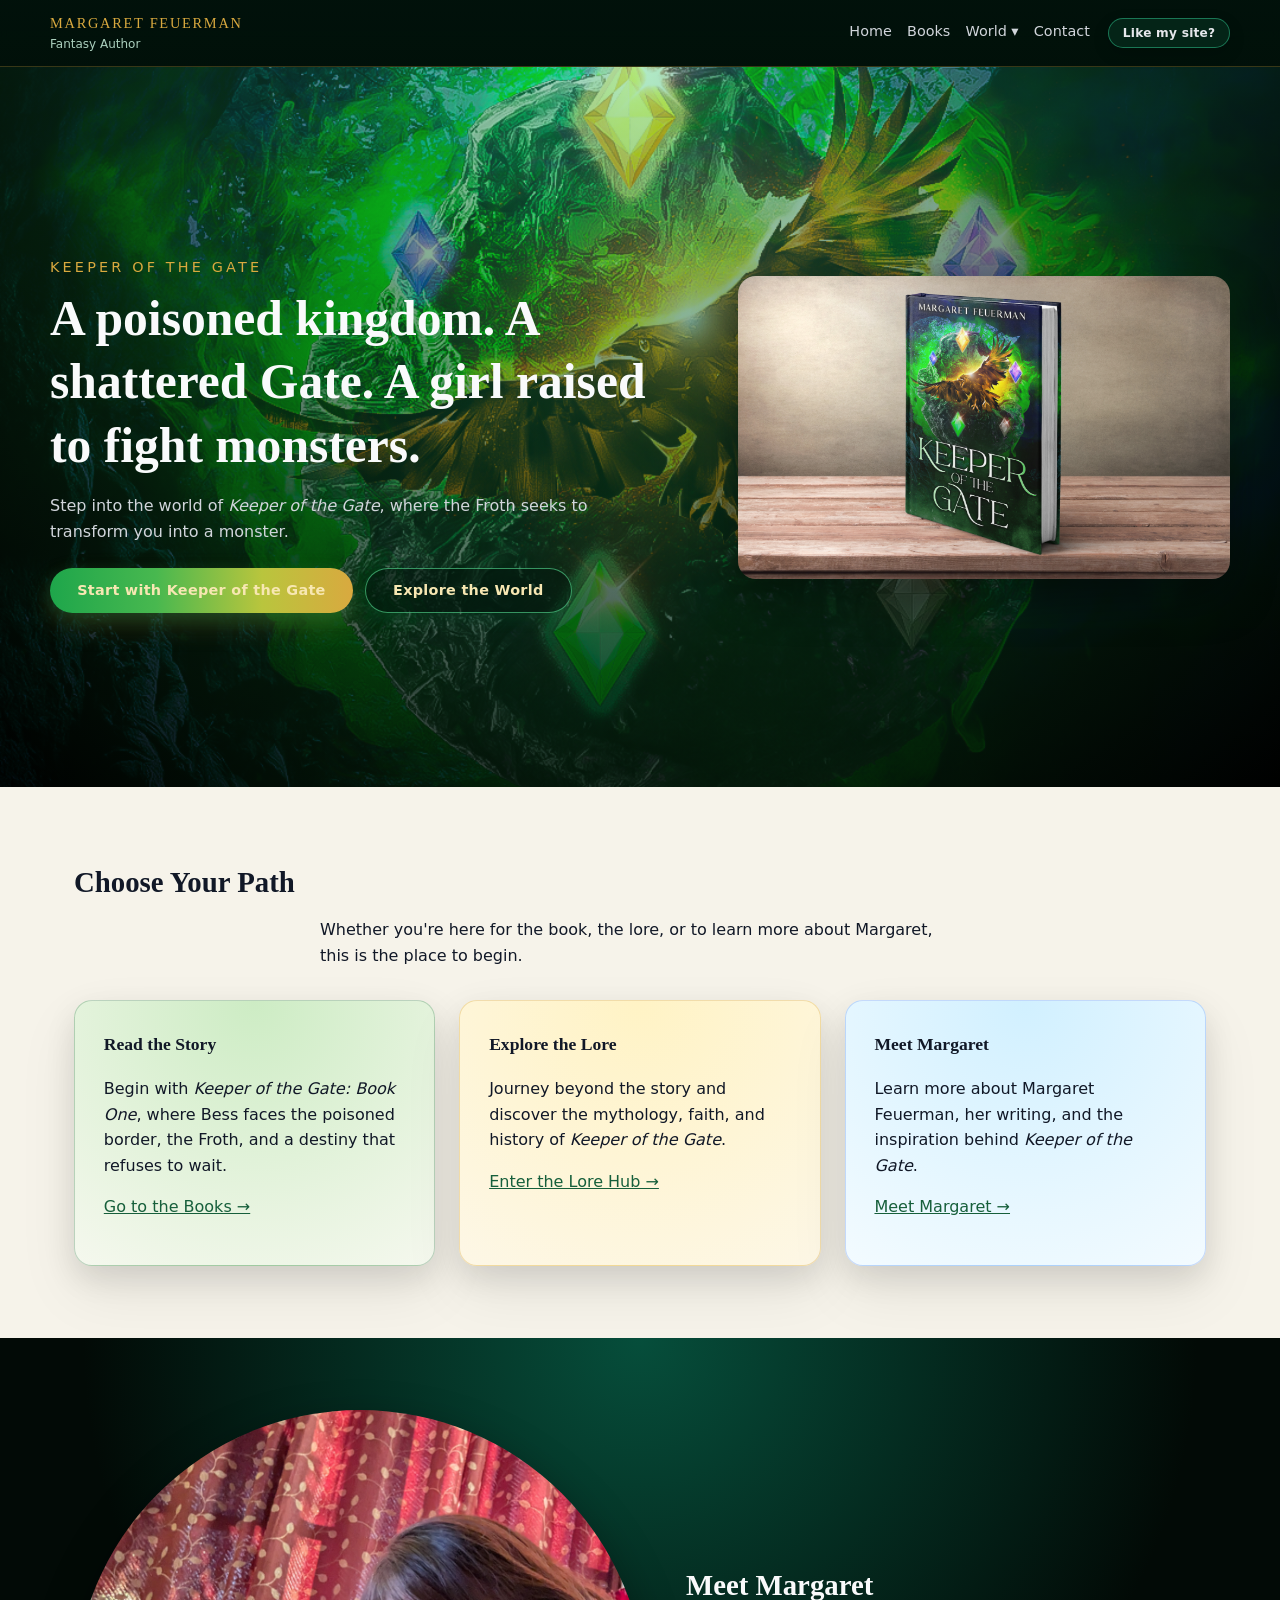
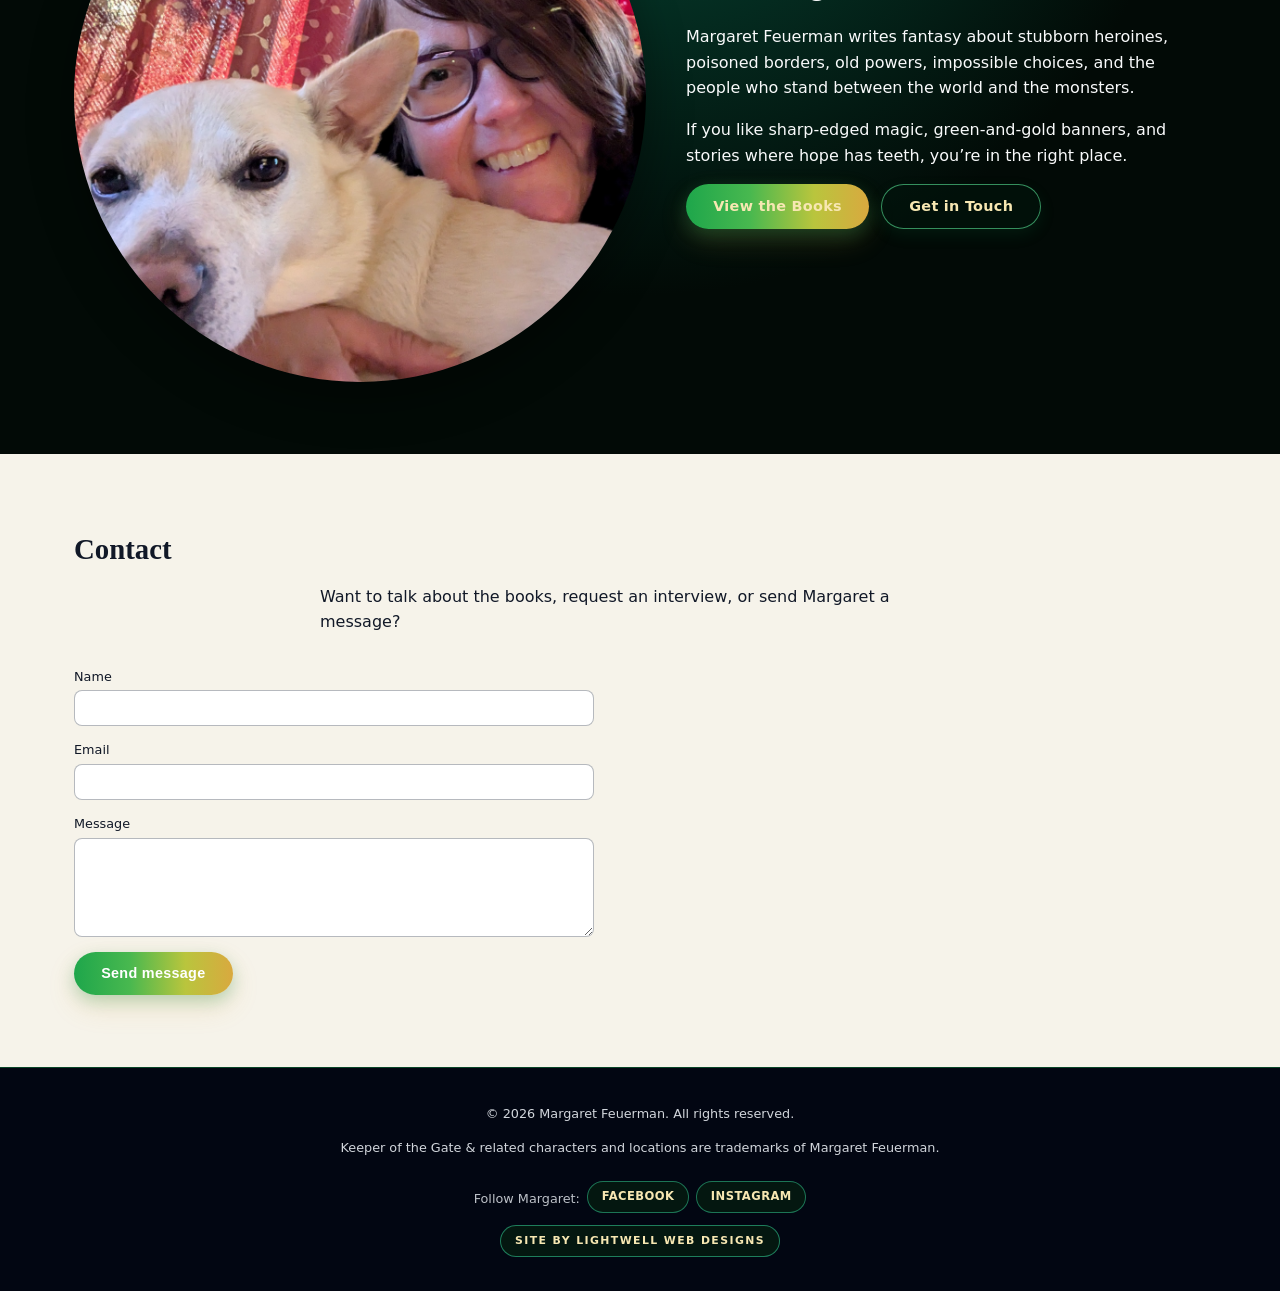
<file: index.html>
<!DOCTYPE html>
<html lang="en">
<head>
  <meta charset="UTF-8" />
  <title>Home | Margaret Feuerman – Fantasy Author</title>
  <meta name="viewport" content="width=device-width, initial-scale=1" />
  <meta name="description" content="Welcome to the official site of fantasy author Margaret Feuerman, creator of Keeper of the Gate." />
  <link rel="stylesheet" href="style.css" />
  <link rel="icon" type="image/png" href="images/favicon.png" />
</head>

<body>
  <div class="page">

    <!-- HEADER -->
    <header class="site-header">
      <div class="container header-inner">
        <div class="brand">
    <span class="brand-name">Margaret Feuerman</span>
    <span class="brand-tagline">Fantasy Author</span>
</div>

<nav class="main-nav">

    <a href="index.html">Home</a>

    <a href="books.html">Books</a>

    <div class="nav-dropdown">

        <span class="nav-link">World ▾</span>

        <div class="dropdown-menu">

    <a href="worldbuilding.html" class="dropdown-heading">
        Lore Hub
    </a>

    <a href="creation-myth.html" class="dropdown-sub">
        Creation Myth
    </a>

    <a href="theblessedladies.html" class="dropdown-sub">
        The Blessed Ladies
    </a>

</div>

    </div>


    <a href="#contact">Contact</a>

    <a href="https://lightwellwebdesigns.com"
       class="btn nav-like"
       target="_blank"
       rel="noopener">
        Like my site?
    </a>

</nav>
      </div>
    </header>

    <!-- HERO / LANDING -->
    <section class="hero">
      <div class="hero-overlay"></div>

      <div class="container hero-inner">
        <div class="section-text">
          <p class="hero-kicker">Keeper of the Gate</p>

          <h1>A poisoned kingdom. A shattered Gate. A girl raised to fight monsters.</h1>

          <p class="hero-sub">
            Step into the world of <em>Keeper of the Gate</em>, where the Froth seeks to transform you into a monster.
          </p>

          <div class="hero-buttons">
            <a href="books.html" class="btn btn-primary">Start with Keeper of the Gate</a>
            <a href="worldbuilding.html" class="btn btn-outline">Explore the World</a>
          </div>
        </div>

        <div class="hero-image">
          <img src="images/keeper-mockup-wood.jpg"
               alt="Keeper of the Gate cover on a wooden table" />
        </div>
      </div>
    </section>

<!-- QUICK PATHS -->
<section class="section section-light">
  <div class="container">

    <h2>Choose Your Path</h2>

    <p class="section-intro">
      Whether you're here for the book, the lore, or to learn more about Margaret, this is the place to begin.
    </p>

    <div class="gems-grid">

      <!-- READ THE STORY -->
      <article class="gem-card gem-earth">
        <h3>Read the Story</h3>

        <p>
          Begin with <em>Keeper of the Gate: Book One</em>, where Bess faces the poisoned border,
          the Froth, and a destiny that refuses to wait.
        </p>

        <p>
          <a href="books.html">Go to the Books &rarr;</a>
        </p>
      </article>

      <!-- EXPLORE THE WORLD -->
      <article class="gem-card gem-light">

    <h3>Explore the Lore</h3>

    <p>
        Journey beyond the story and discover the mythology,
        faith, and history of <em>Keeper of the Gate</em>.
    </p>

    <p>
        <a href="worldbuilding.html">
            Enter the Lore Hub &rarr;
        </a>
    </p>

</article>

      <!-- MEET MARGARET -->
      <article class="gem-card gem-water">
        <h3>Meet Margaret</h3>

        <p>
          Learn more about Margaret Feuerman, her writing, and the inspiration behind
          <em>Keeper of the Gate</em>.
        </p>

        <p>
          <a href="#about">Meet Margaret &rarr;</a>
        </p>
      </article>

    </div>

  </div>
</section>
    <!-- ABOUT TEASER -->
   <section id="about" class="section section-dark">
      <div class="container two-column reverse">
        <div class="section-image author-photo">
          <img src="images/author-margaret-dog.jpg"
               alt="Fantasy author Margaret Feuerman smiling with her dog" />
        </div>

        <div class="section-text">
          <h2>Meet Margaret</h2>

          <p>
            Margaret Feuerman writes fantasy about stubborn heroines, poisoned borders,
            old powers, impossible choices, and the people who stand between the world and the monsters.
          </p>

          <p>
            If you like sharp-edged magic, green-and-gold banners, and stories where hope has teeth,
            you’re in the right place.
          </p>

          <div class="hero-buttons">
            <a href="books.html" class="btn btn-primary">View the Books</a>
            <a href="#contact" class="btn btn-outline">Get in Touch</a>
          </div>
        </div>
      </div>
    </section>

    <!-- CONTACT -->
    <section id="contact" class="section section-light">
      <div class="container">
        <h2>Contact</h2>

        <p class="section-intro">
          Want to talk about the books, request an interview, or send Margaret a message?
        </p>

        <!-- Replace YOUR_EMAIL_HERE with Margaret's real email address -->
        <form
    class="contact-form"
    name="contact"
    method="POST"
    data-netlify="true">

    <input type="hidden"
           name="form-name"
           value="contact">

          <div class="form-row">
            <label for="contact-name">Name</label>
            <input id="contact-name" name="name" type="text" required />
          </div>

          <div class="form-row">
            <label for="contact-email">Email</label>
            <input id="contact-email" name="email" type="email" required />
          </div>

          <div class="form-row">
            <label for="contact-message">Message</label>
            <textarea id="contact-message" name="message" rows="5" required></textarea>
          </div>

          <button type="submit" class="btn btn-primary">Send message</button>
        </form>
      </div>
    </section>

    <!-- FOOTER -->
    <footer class="site-footer">
      <div class="container footer-inner">
        <div class="footer-main">
          <p>&copy; <span id="year"></span> Margaret Feuerman. All rights reserved.</p>
          <p class="footer-small">
            Keeper of the Gate &amp; related characters and locations are trademarks of Margaret Feuerman.
          </p>
        </div>

        <div class="footer-social">
          <span>Follow Margaret:</span>

          <a href="https://www.facebook.com/margaret.feuerman"
             class="social-link"
             target="_blank"
             rel="noopener">
            Facebook
          </a>

          
          <a href="https://www.instagram.com/margaret_feuerman_author/"
             class="social-link"
             target="_blank"
             rel="noopener">
            Instagram
          </a>
        </div>

        <div class="footer-credits">
          <a href="https://lightwellwebdesigns.com"
             class="btn-footer-brand"
             target="_blank"
             rel="noopener">
            SITE BY LIGHTWELL WEB DESIGNS
          </a>
        </div>
      </div>
    </footer>

  </div>

  <script>
    document.getElementById('year').textContent = new Date().getFullYear();
  </script>
</body>
</html>
</file>
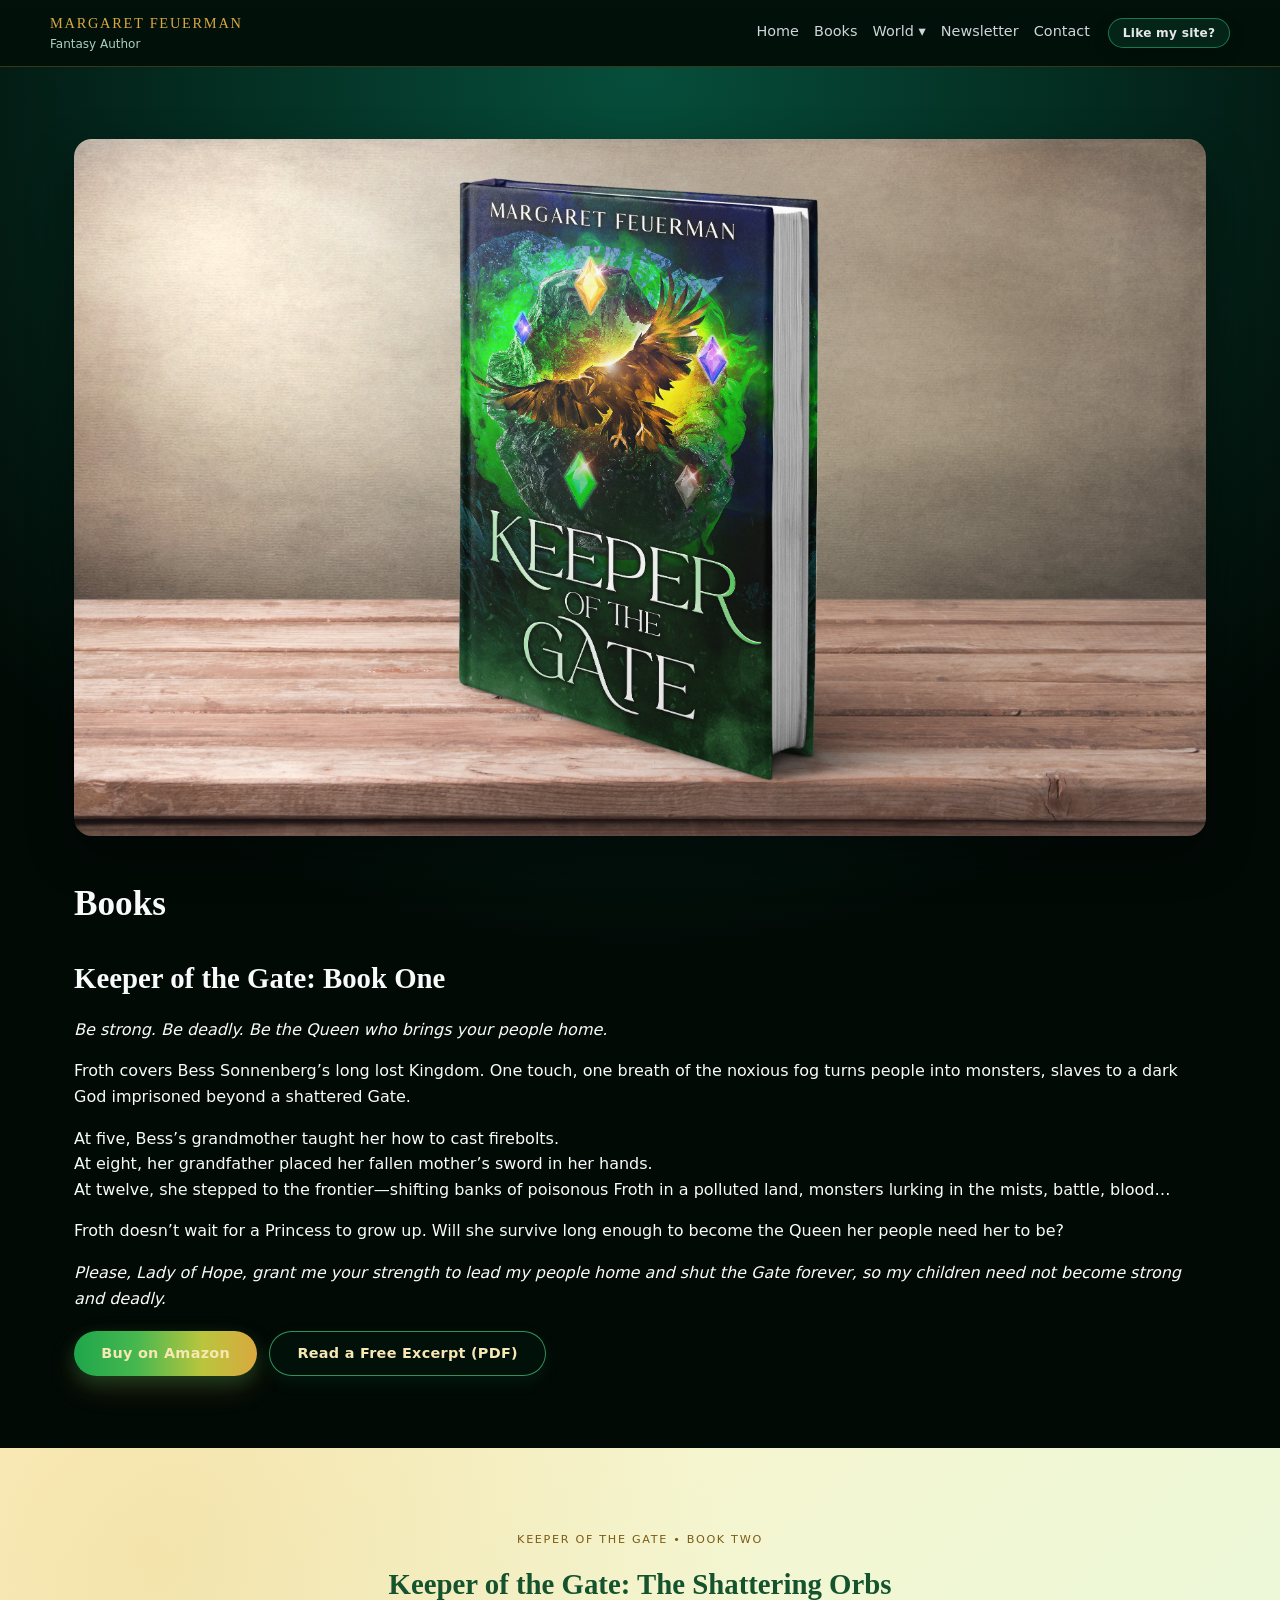
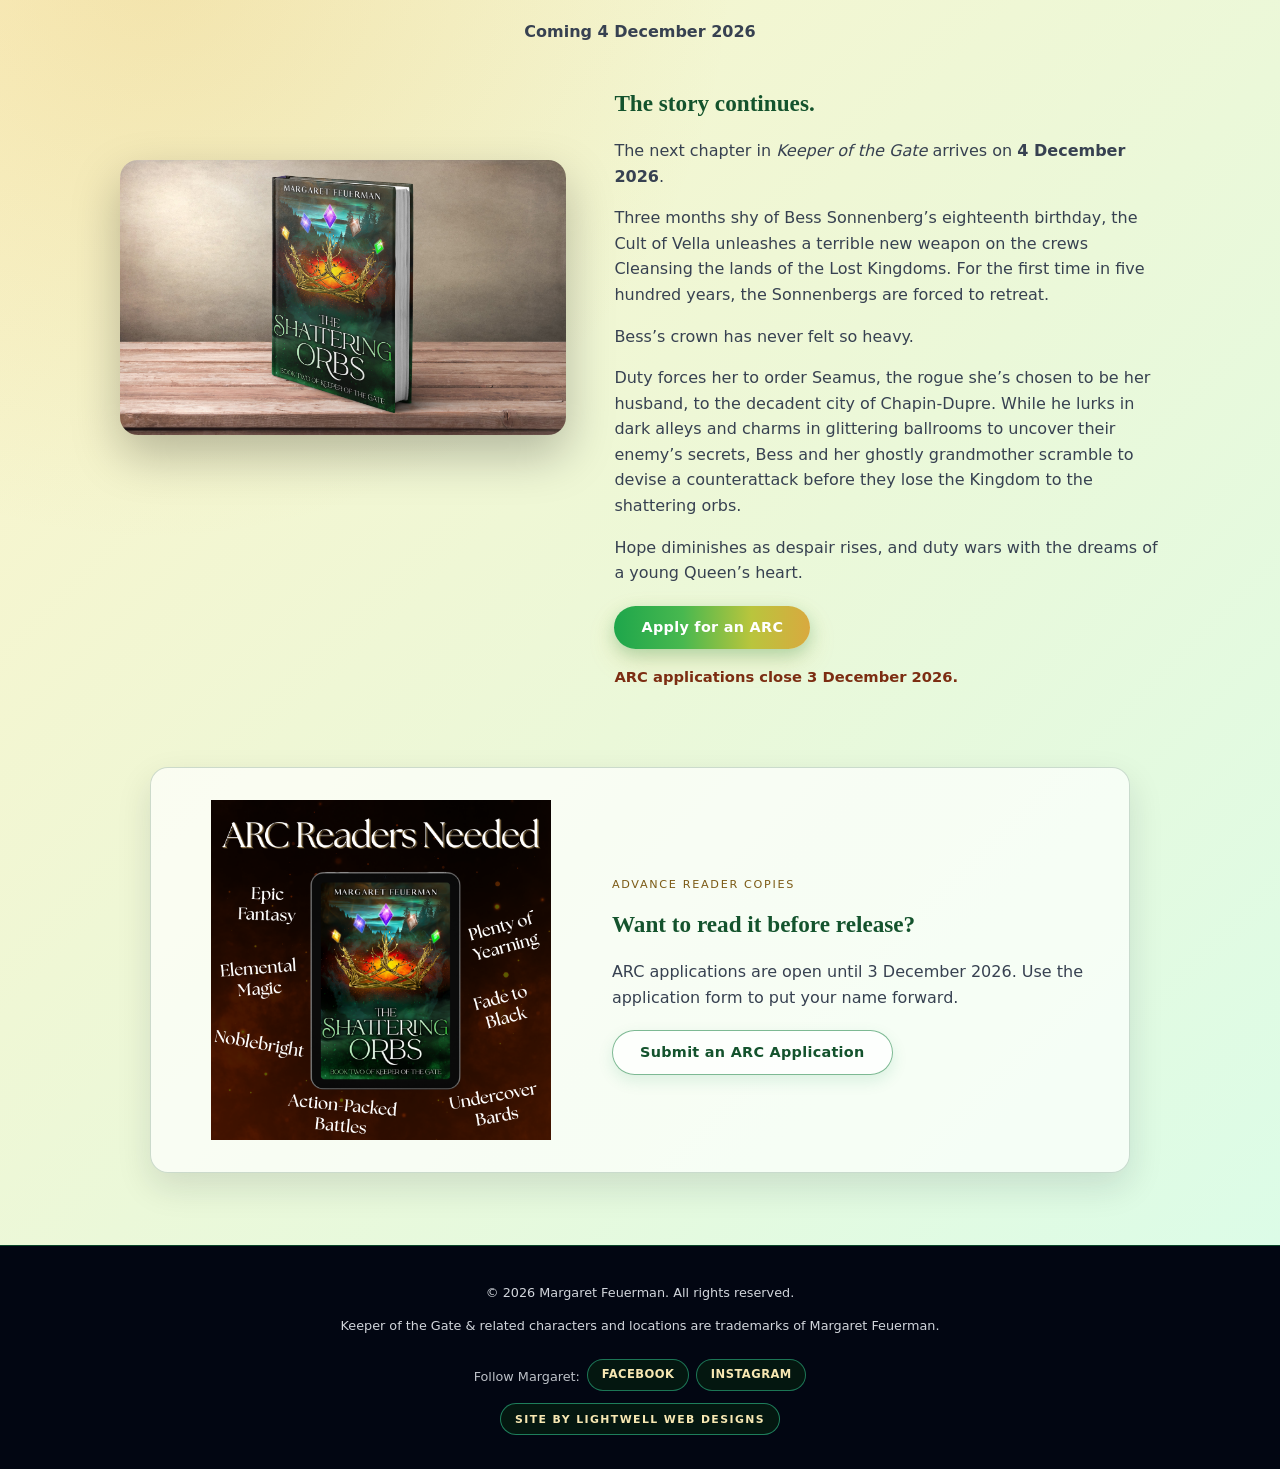
<file: books.html>
<!DOCTYPE html>
<html lang="en">
<head>
  <meta charset="UTF-8" />
  <title>Books | Margaret Feuerman</title>
  <meta name="viewport" content="width=device-width, initial-scale=1" />
  <meta name="description" content="Books by fantasy author Margaret Feuerman, including Keeper of the Gate: Book One and upcoming titles in the series." />
  <link rel="stylesheet" href="style.css" />
  <link rel="icon" type="image/png" href="images/favicon.png" />
</head>
<body>
  <div class="page">

    <!-- HEADER -->
    <header class="site-header">
      <div class="container header-inner">
        <div class="brand">
          <span class="brand-name">Margaret Feuerman</span>
          <span class="brand-tagline">Fantasy Author</span>
        </div>

       <nav class="main-nav">
  <a href="index.html">Home</a>
  <a href="books.html">Books</a>

  <div class="nav-dropdown">

    <span class="nav-link">World ▾</span>

    <div class="dropdown-menu">

    <a href="worldbuilding.html" class="dropdown-heading">
        Lore Hub
    </a>

    <a href="creation-myth.html" class="dropdown-sub">
        Creation Myth
    </a>

    <a href="theblessedladies.html" class="dropdown-sub">
        The Blessed Ladies
    </a>

</div>

</div>

  <a href="index.html#newsletter">Newsletter</a>
  <a href="index.html#contact">Contact</a>

  <a href="https://lightwellwebdesigns.com"
     class="btn nav-like"
     target="_blank"
     rel="noopener">
    Like my site?
  </a>
</nav>
      </div>
    </header>

    <!-- BOOKS PAGE CONTENT -->
    <section class="section section-dark">
      <div class="container two-column">
        <div class="section-image">
          <img src="images/keeper-mockup-wood.jpg"
               alt="Keeper of the Gate hardcover on a wooden table" />
        </div>
        <div class="section-text">
          <h1 class="page-title">Books</h1>
          <h2>Keeper of the Gate: Book One</h2>

          <p><em>Be strong. Be deadly. Be the Queen who brings your people home.</em></p>

          <p>
            Froth covers Bess Sonnenberg’s long lost Kingdom. One touch, one breath of the noxious fog
            turns people into monsters, slaves to a dark God imprisoned beyond a shattered Gate.
          </p>

          <p>
            At five, Bess’s grandmother taught her how to cast firebolts.<br>
            At eight, her grandfather placed her fallen mother’s sword in her hands.<br>
            At twelve, she stepped to the frontier—shifting banks of poisonous Froth in a polluted land,
            monsters lurking in the mists, battle, blood…
          </p>

          <p>
            Froth doesn’t wait for a Princess to grow up. Will she survive long enough to become the
            Queen her people need her to be?
          </p>

          <p>
            <em>Please, Lady of Hope, grant me your strength to lead my people home and shut the Gate
            forever, so my children need not become strong and deadly.</em>
          </p>

          <div class="section-buttons">
            <a href="https://www.amazon.com/Keeper-Gate-Margaret-Feuerman/dp/B0FX7MX72Q"
               class="btn btn-primary"
               target="_blank"
               rel="noopener">
              Buy on Amazon
            </a>
            <a href="downloads/keeper-of-the-gate-excerpt.pdf"
               class="btn btn-outline"
               download>
              Read a Free Excerpt (PDF)
            </a>
          </div>
        </div>
      </div>
    </section>

    <!-- BOOK TWO: THE SHATTERING ORBS -->
    <section class="section section-shattering-orbs" id="the-shattering-orbs">
      <div class="container">
        <div class="shattering-heading">
          <p class="eyebrow">Keeper of the Gate • Book Two</p>
          <h2>Keeper of the Gate: The Shattering Orbs</h2>
          <p class="section-intro"><strong>Coming 4 December 2026</strong></p>
        </div>

        <div class="shattering-feature">
          <div class="shattering-artwork">
            <div class="shattering-cover">
              <img src="images/shattering-orbs-cover.jpg"
                   alt="Book cover of Keeper of the Gate: The Shattering Orbs"
                   loading="lazy" />
            </div>
</div>

          <div class="shattering-copy">
            <h3>The story continues.</h3>
            <p>
              The next chapter in <em>Keeper of the Gate</em> arrives on
              <strong>4 December 2026</strong>.
            </p>
            <p>Three months shy of Bess Sonnenberg’s eighteenth birthday, the Cult of Vella unleashes a terrible new weapon on the crews Cleansing the lands of the Lost Kingdoms. For the first time in five hundred years, the Sonnenbergs are forced to retreat.</p>
            <p>Bess’s crown has never felt so heavy.</p>
            <p>Duty forces her to order Seamus, the rogue she’s chosen to be her husband, to the decadent city of Chapin-Dupre. While he lurks in dark alleys and charms in glittering ballrooms to uncover their enemy’s secrets, Bess and her ghostly grandmother scramble to devise a counterattack before they lose the Kingdom to the shattering orbs.</p>
            <p>Hope diminishes as despair rises, and duty wars with the dreams of a young Queen’s heart.</p>
            <div class="section-buttons">
              <a href="https://forms.gle/DVHtS9184rV5KMUX7"
                 class="btn btn-primary" target="_blank" rel="noopener">
                Apply for an ARC
              </a>
            </div>
            <p class="arc-deadline"><strong>ARC applications close 3 December 2026.</strong></p>
          </div>
        </div>

        <div class="arc-promo">
          <div class="arc-promo-image">
            <img src="images/shattering-orbs-arc.png"
                 alt="Promotional artwork for the Keeper of the Gate: The Shattering Orbs ARC"
                 loading="lazy" />
          </div>
          <div class="arc-promo-copy">
            <p class="eyebrow">Advance Reader Copies</p>
            <h3>Want to read it before release?</h3>
            <p>
              ARC applications are open until 3 December 2026. Use the application
              form to put your name forward.
            </p>
            <a href="https://forms.gle/DVHtS9184rV5KMUX7"
               class="btn btn-outline" target="_blank" rel="noopener">
              Submit an ARC Application
            </a>
          </div>
        </div>
      </div>
    </section>

    <!-- FOOTER -->
    <footer class="site-footer">
      <div class="container footer-inner">
        <div class="footer-main">
          <p>&copy; <span id="year"></span> Margaret Feuerman. All rights reserved.</p>
          <p class="footer-small">
            Keeper of the Gate &amp; related characters and locations are trademarks of Margaret Feuerman.
          </p>
        </div>

        <div class="footer-social">
          <span>Follow Margaret:</span>
          <a href="https://www.facebook.com/margaret.feuerman"
             class="social-link"
             target="_blank"
             rel="noopener">
            Facebook
          </a>
          <a href="https://www.instagram.com/margaret_feuerman_author/"
             class="social-link"
             target="_blank"
             rel="noopener">
            Instagram
          </a>
        </div>

        <div class="footer-credits">
          <a href="https://lightwellwebdesigns.com"
             class="btn-footer-brand"
             target="_blank"
             rel="noopener">
            SITE BY LIGHTWELL WEB DESIGNS
          </a>
        </div>
      </div>
    </footer>

  </div>

  <script>
    document.getElementById('year').textContent = new Date().getFullYear();
  </script>
</body>
</html>
</file>
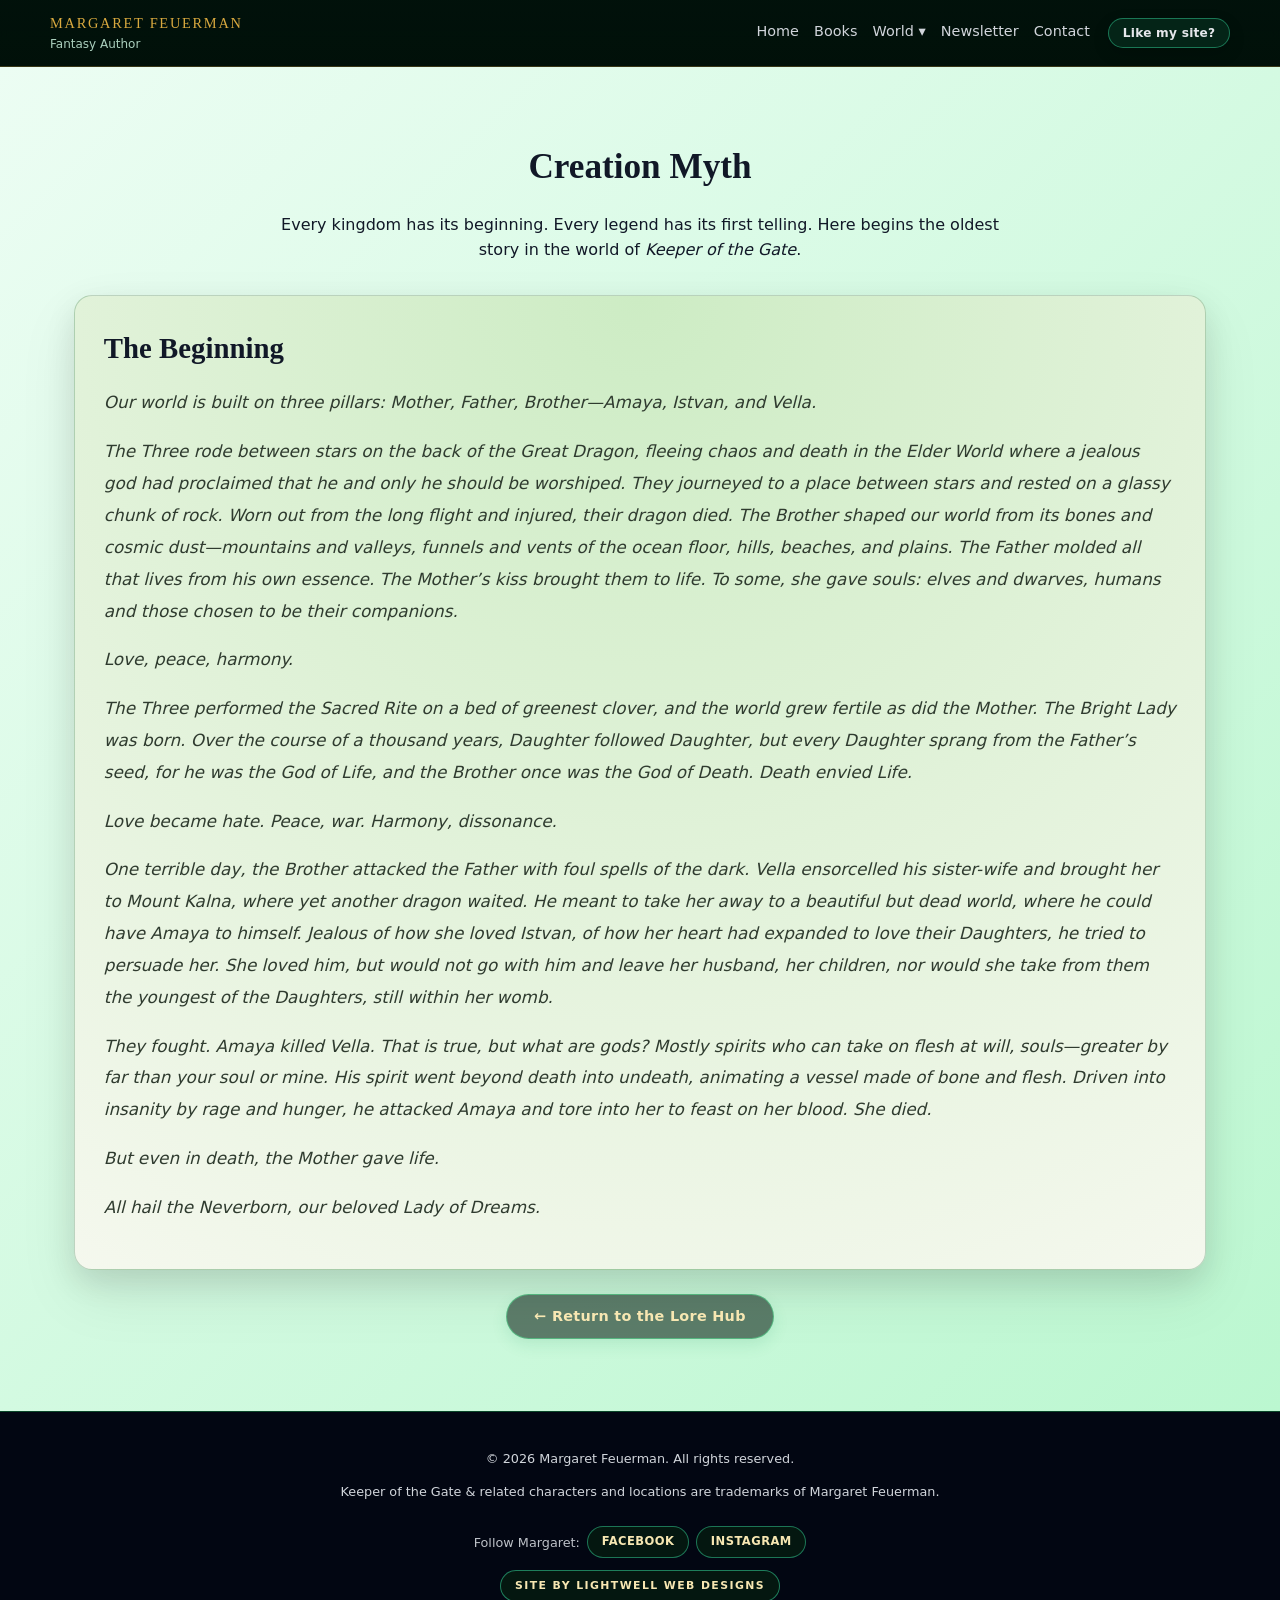
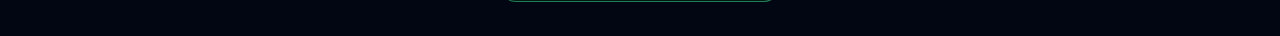
<file: creation-myth.html>
<!DOCTYPE html>
<html lang="en">
<head>
  <meta charset="UTF-8" />
  <title>Creation Myth | Margaret Feuerman</title>
  <meta name="viewport" content="width=device-width, initial-scale=1" />
  <meta name="description" content="The Creation Myth of Keeper of the Gate." />
  <link rel="stylesheet" href="style.css" />
  <link rel="icon" type="image/png" href="images/favicon.png" />
</head>

<body>
<div class="page">

<header class="site-header">
  <div class="container header-inner">

    <div class="brand">
      <span class="brand-name">Margaret Feuerman</span>
      <span class="brand-tagline">Fantasy Author</span>
    </div>

    <nav class="main-nav">

      <a href="index.html">Home</a>

      <a href="books.html">Books</a>

      <div class="nav-dropdown">
        <span class="nav-link">World ▾</span>

        <div class="dropdown-menu">

    <a href="worldbuilding.html" class="dropdown-heading">
        Lore Hub
    </a>

    <a href="creation-myth.html" class="dropdown-sub">
        Creation Myth
    </a>

    <a href="theblessedladies.html" class="dropdown-sub">
        The Blessed Ladies
    </a>

</div>
      </div>

      <a href="index.html#newsletter">Newsletter</a>

      <a href="index.html#contact">Contact</a>

      <a href="https://lightwellwebdesigns.com"
         class="btn nav-like"
         target="_blank"
         rel="noopener">
        Like my site?
      </a>

    </nav>

  </div>
</header>

<section class="section worldbuilding-hub">

<div class="container">

<h1 class="page-title">
Creation Myth
</h1>

<p class="section-intro">
Every kingdom has its beginning.
Every legend has its first telling.
Here begins the oldest story in the world of
<em>Keeper of the Gate</em>.
</p>
<div class="gem-card gem-earth">

    <h2>The Beginning</h2>

    <div class="creation-myth-text">

        <p>
            
Our world is built on three pillars: Mother, Father, Brother—Amaya, Istvan, and Vella. 

        </p>

        <p>
            The Three rode between stars on the back of the Great Dragon, fleeing chaos and death in the Elder World where a jealous god had proclaimed that he and only he should be worshiped. They journeyed to a place between stars and rested on a glassy chunk of rock. Worn out from the long flight and injured, their dragon died. The Brother shaped our world from its bones and cosmic dust—mountains and valleys, funnels and vents of the ocean floor, hills, beaches, and plains. The Father molded all that lives from his own essence. The Mother’s kiss brought them to life. To some, she gave souls: elves and dwarves, humans and those chosen to be their companions.
        </p>

        <p>
            Love, peace, harmony.
        </p>
      
        <p>
      The Three performed the Sacred Rite on a bed of greenest clover, and the world grew fertile as did the Mother. The Bright Lady was born. Over the course of a thousand years, Daughter followed Daughter, but every Daughter sprang from the Father’s seed, for he was the God of Life, and the Brother once was the God of Death. Death envied Life. 

        </p>
      
        <p>
      Love became hate. Peace, war. Harmony, dissonance.
        </p>
      
        <p>
      One terrible day, the Brother attacked the Father with foul spells of the dark. Vella ensorcelled his sister-wife and brought her to Mount Kalna, where yet another dragon waited. He meant to take her away to a beautiful but dead world, where he could have Amaya to himself. Jealous of how she loved Istvan, of how her heart had expanded to love their Daughters, he tried to persuade her. She loved him, but would not go with him and leave her husband, her children, nor would she take from them the youngest of the Daughters, still within her womb. 
        </p>
      
        <p>
      They fought. Amaya killed Vella. That is true, but what are gods? Mostly spirits who can take on flesh at will, souls—greater by far than your soul or mine. His spirit went beyond death into undeath, animating a vessel made of bone and flesh. Driven into insanity by rage and hunger, he attacked Amaya and tore into her to feast on her blood. She died.
        </p>
      
        <p>
      But even in death, the Mother gave life. 
        </p>
      
        <p>
      All hail the Neverborn, our beloved Lady of Dreams.
        </p>

   </div>

</div>



<div class="section-center">

<a href="worldbuilding.html"
class="btn btn-outline">

← Return to the Lore Hub

</a>

</div>

</div>

</section>

<footer class="site-footer">

<div class="container footer-inner">

<div class="footer-main">

<p>&copy;
<span id="year"></span>
Margaret Feuerman.
All rights reserved.
</p>

<p class="footer-small">

Keeper of the Gate & related characters and locations are trademarks of Margaret Feuerman.

</p>

</div>

<div class="footer-social">

<span>Follow Margaret:</span>

<a href="https://www.facebook.com/margaret.feuerman"
class="social-link"
target="_blank">

Facebook

</a>

<a href="https://www.instagram.com/margaret_feuerman_author/"
class="social-link"
target="_blank">

Instagram

</a>

</div>

<div class="footer-credits">

<a href="https://lightwellwebdesigns.com"
class="btn-footer-brand"
target="_blank">

SITE BY LIGHTWELL WEB DESIGNS

</a>

</div>

</div>

</footer>

</div>

<script>
document.getElementById("year").textContent =
new Date().getFullYear();
</script>

</body>
</html>
</file>
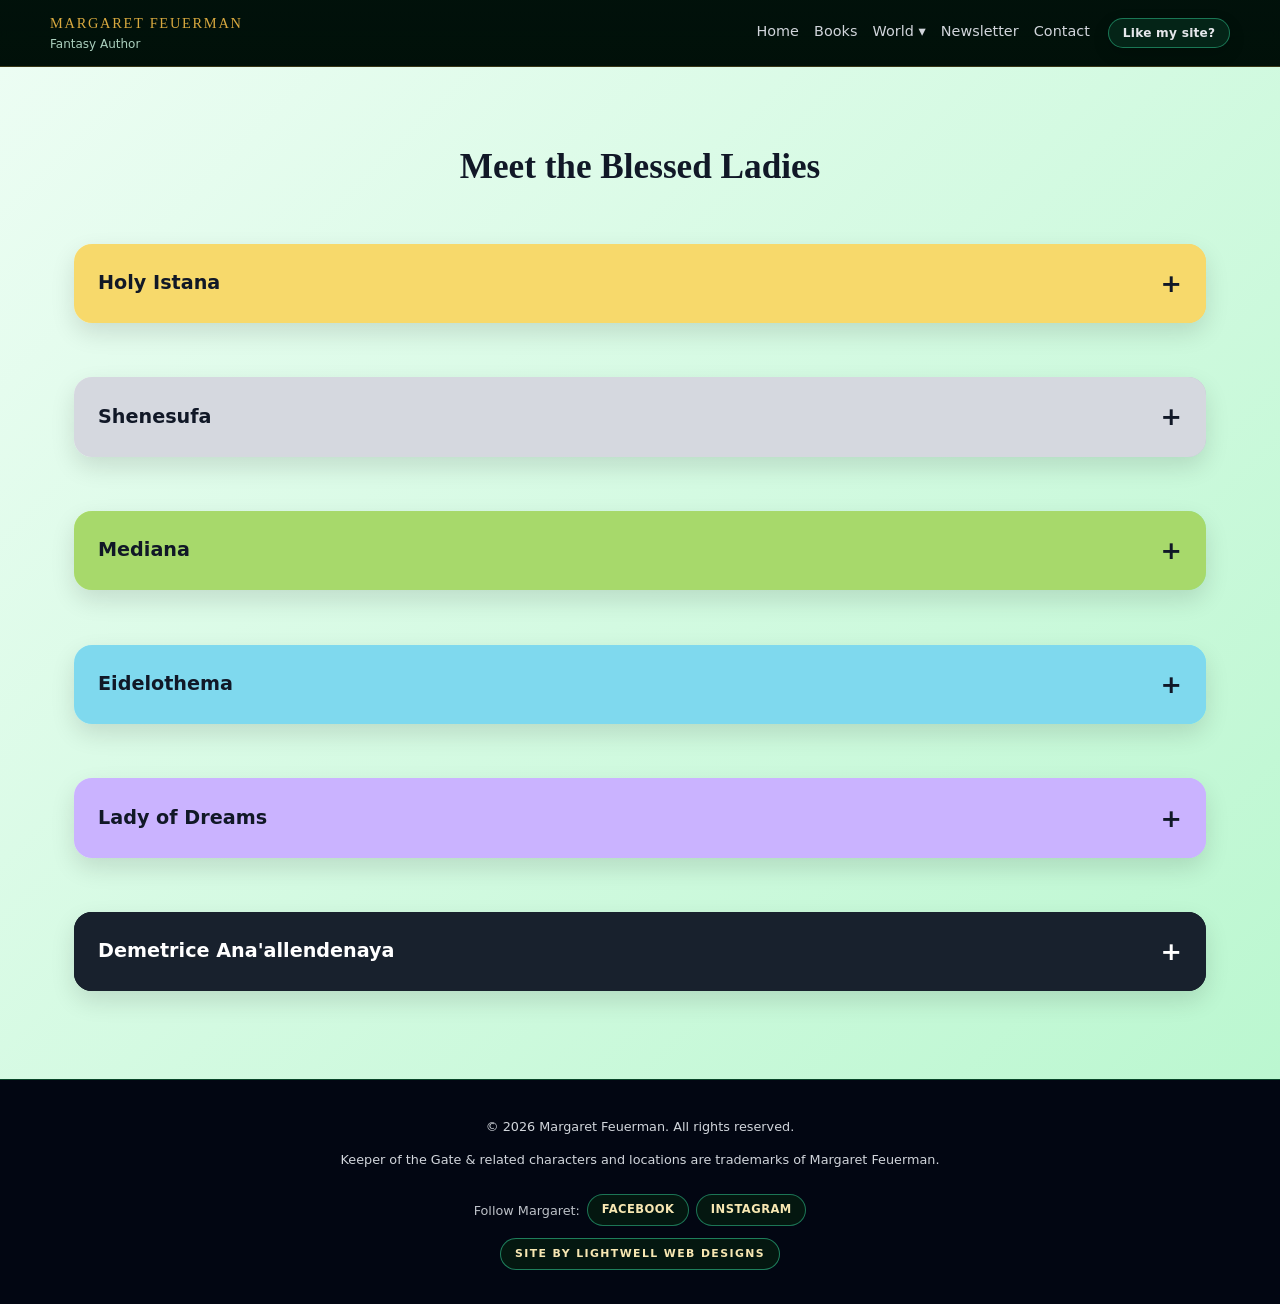
<file: theblessedladies.html>
<!DOCTYPE html>
<html lang="en">
<head>
  <meta charset="UTF-8" />
  <title>The Blessed Ladies | Margaret Feuerman</title>
  <meta name="viewport" content="width=device-width, initial-scale=1" />
  <meta name="description" content="The Blessed Ladies of the Keeper of the Gate world." />
  <link rel="stylesheet" href="style.css" />
  <link rel="icon" type="image/png" href="images/favicon.png" />
</head>

<body>
  <div class="page">

    <!-- HEADER -->
    <header class="site-header">
      <div class="container header-inner">
        <div class="brand">
          <span class="brand-name">Margaret Feuerman</span>
          <span class="brand-tagline">Fantasy Author</span>
        </div>

        <nav class="main-nav">
          <a href="index.html">Home</a>
          <a href="books.html">Books</a>

         <div class="nav-dropdown">

    <span class="nav-link">World ▾</span>

    <div class="dropdown-menu">

    <a href="worldbuilding.html" class="dropdown-heading">
        Lore Hub
    </a>

    <a href="creation-myth.html" class="dropdown-sub">
        Creation Myth
    </a>

    <a href="theblessedladies.html" class="dropdown-sub">
        The Blessed Ladies
    </a>

</div>

</div>
          
          <a href="index.html#newsletter">Newsletter</a>
          <a href="index.html#contact">Contact</a>

          <a href="https://lightwellwebdesigns.com"
             class="btn nav-like"
             target="_blank"
             rel="noopener">
            Like my site?
          </a>
        </nav>
      </div>
    </header>

    <!-- MEET THE BLESSED LADIES -->
    <section class="section worldbuilding-hub">
      <div class="container">
        <h1 id="top" class="page-title">Meet the Blessed Ladies</h1>

        <div class="ladies-list">

          <!-- HOLY ISTANA -->
         <details class="lady-panel lady-light">

<summary>Holy Istana</summary>

<article id="istana" class="lady-row">
            <div class="lady-symbol-wrap">
              <img src="images/holy-istana.png"
                   alt="Symbol of Holy Istana"
                   class="lady-symbol">
            </div>

            <div class="lady-text">
              <h2>Holy Istana</h2>
              <p class="gem-sub">Lady of Light • Yellow Topaz</p>

              <p>
                Eldest Daughter of Amaya and Istvan, Holy Istana is the Lady of Light,
                and the Goddess of the Sun who gifts her faithful with the ability to call
                the Fire of Heaven. Froth cannot withstand its cleansing power, nor can most
                Frothlings. She is the Bright Lady, the Lady of Justice and Mercy, who sees
                the truth within one’s heart.
              </p>

              <p>
                Upon the death of Istvan, the Father of Creation, at the hands of Vella,
                Istana took Istvan’s throne as the Queen of the Sacred Groves. She is the
                patroness of House Sonnenberg.
              </p>

              <p>Holy Istana is usually depicted as a tall woman with dark skin and golden hair with hints of blue flame flickering through the strands. Clad in golden armor, she wields sword and spell against the Frothlings, alongside her husband, Sir Anstell, the Paladin who was brave enough to say “hello” and claim her heart. </p>
              <p class="back-top">

    <a href="#top">

        ↑ Back to Contents

    </a>

</p>
            </div>
          </article>

</details>

          <!-- SHENESUFA -->
        <details class="lady-panel lady-air">

<summary>Shenesufa</summary>

<article id="shenesufa" class="lady-row">
            <div class="lady-symbol-wrap">
              <img src="images/shenesufa.png"
                   alt="Symbol of Shenesufa"
                   class="lady-symbol">
            </div>

            <div class="lady-text">
              <h2>Shenesufa</h2>
              <p class="gem-sub">Lady of Air • Gray Tourmaline</p>

              <p>
                Shenesufa, the Silver Lady, Second Daughter of Amaya and Istvan, is the
                Daughter of Air. She is worshiped as the Lady of the Wind and Clouds, who
                grants her faithful detachment when emotions threaten to overwhelm.
              </p>

              <p>
                As the Stormbringer, she is a ruthless, vengeful warrior who slips easily
                into violence. Her weapon is a double-headed spear named Elda-Barqa. Her faithful can call lightning from a cloudless sky to power their weapons. The storm within her is kept quiet through the love of her two consorts, Hertha and Gertrudis, the ancient Chieftains of the Heril tribe. House Heril claims Shenesufa as its patroness.
              </p>

              <p>Shenesufa is depicted as gray-eyed and white-haired, tall and straight, her skin light blue and tinged with frost. </p>
              <p class="back-top">

    <a href="#top">

        ↑ Back to Contents

    </a>

</p>
            </div>
          </article>

</details>

          <!-- MEDIANA -->
          <details class="lady-panel lady-earth">

<summary>Mediana</summary>

<article id="mediana" class="lady-row">
            <div class="lady-symbol-wrap">
              <img src="images/mediana.png"
                   alt="Symbol of Mediana"
                   class="lady-symbol">
            </div>

            <div class="lady-text">
              <h2>Mediana</h2>
              <p class="gem-sub">Lady of Earth • Peridot</p>

              <p>
                the Lady of Trees, Goddess of all that grows above the ground. To the Dwarves, she is the Mother of Mountains, Goddess of all below the ground. As for the humans, she stands in the Mother’s place: the Goddess of All Creation. Mediana died in the Last Battle of the World-That-Was when the Ladies and their Consorts pushed Vella, the Enemy, beyond the Gate. 

Whether in Elven, Dwarven, or human shape, Mediana had lush brown hair and deep brown eyes. Her consorts and her faithful believe that Mediana’s soul will one day be reborn in another body, and she will walk among the trees and in crystal caves. Her Elven consort, Veronmiel, tends the garden where her soul sleeps and dances amid the flowers. Her Dwarven consort, Oskalar, rules over his Dwarven-kin below the surface. Her human consort, Alzena, sleeps in a sarcophagus next to her Lady’s, ready to be awakened when Mediana’s resurrection is near.

              </p>
              <p class="back-top">

    <a href="#top">

        ↑ Back to Contents

    </a>

</p>
            </div>
          </article>

</details>

          <!-- EIDELOTHEMA -->
         <!-- EIDELOTHEMA -->
<details class="lady-panel lady-water">

<summary>Eidelothema</summary>

<article id="eidelothema" class="lady-row">
            <div class="lady-symbol-wrap">
              <img src="images/eidelothema.png"
                   alt="Symbol of Eidolothema"
                   class="lady-symbol">
            </div>

            <div class="lady-text">
              <h2>Eidelothema</h2>
              <p class="gem-sub">Lady of Water • Aquamarine</p>

              <p>
                Fourth Daughter of Amaya and Istvan, Eidelothema is the Lady of the Healing Springs and the Raging River. Gentle by nature, she watches over the sick and injured, granting healing power to her priests and priestesses. When roused to anger, she is relentless; water always finds a way. She is closest to Shenesufa, the Lady of Air, and they often combine their elements when waging war against Vella.

Eidelothema is blue-haired with skin so pale one can see the delicate tracery of her veins. Her husband is Fanruel, known as the Hunter, an Elven warrior who can shift his form into a dolphin.

              </p>
              <p class="back-top">

    <a href="#top">

        ↑ Back to Contents

    </a>

</p>
            </div>
          </article>

</details>

          <!-- LADY OF DREAMS -->
          <!-- LADY OF DREAMS -->
<details class="lady-panel lady-dreams">

<summary>Lady of Dreams</summary>

<article id="dreams" class="lady-row">
            <div class="lady-symbol-wrap">
              <img src="images/lady-of-dreams.png"
                   alt="Symbol of the Lady of Dreams"
                   class="lady-symbol">
            </div>

            <div class="lady-text">
              <h2>Lady of Dreams</h2>
              <p class="gem-sub">Lady of Dreams • Amethyst</p>

              <p>
                Fifth Daughter of Istvan and Amaya, the Dreamer’s true name is known only to her sisters and their consorts. Despite this, or maybe because of it, she has more titles than any of the other Ladies. She is Lady of the Moon and Stars in her aspect as the Goddess of Night. As the Goddess of Music, she is the Lady of Song. Magistri call her the Lady of Twilight, the Goddess of Magic. And for lovers, she is the Lady of Love. For Bess and her grandfather, she bears an old name: the Lady of Hope.

The Dreamer’s hair is black as midnight, her eyes purple as the darkest amethyst. Both are filled with stars, while her skin glows with moonlight. She is married to the Bard, whose name is also unknown to the faithful, and is a member of a formidable triumvirate of magic and music with a mysterious and ghostly figure known as the Master. She is often depicted with her lover, Demetrice Ana’allendenaya, in her persona as the Shaper of Spells. 

              </p>
              <p class="back-top">

    <a href="#top">

        ↑ Back to Contents

    </a>

</p>
            </div>
          </article>

</details>

          <!-- DEMETRICE ANA'ALLENDENAYA -->
          <!-- DEMETRICE ANA'ALLENDENAYA -->
<details class="lady-panel lady-souls">

<summary>Demetrice Ana'allendenaya</summary>

<article id="demetrice" class="lady-row">
            <div class="lady-symbol-wrap">
              <img src="images/demetrice-ana-allendenaya.png"
                   alt="Symbol of Demetrice Ana'allendenaya"
                   class="lady-symbol">
            </div>

            <div class="lady-text">
              <h2>Demetrice Ana'allendenaya</h2>
              <p class="gem-sub">Raven</p>

              <p>
                The Foundress of House Sonnenberg is known as the Little Sister of the Ladies. Most Sonnenbergs and all Herils regard her as a Goddess in her own right, but the Cult claims she is nothing more than a power-hungry Magistra who steals power that is not hers. As for Demetrice herself? All she knows is that she is caught between mortal and immortal, between ordinary and divine, made from the hair, bones, teeth, and blood of the Blessed Ladies and the Holy Parents. In life and in death, she is the Copper Raven, who gathers the souls of the faithful and brings them to the afterlife in the Sacred Groves. Her titles include the Shaper of Spells, the Mother of the Magistri, and the Angel of Death.

Demetrice created the gems to restore the currents of magic after the deaths of Mediana and the Father. She herself died when the Gate opened, and since then has haunted Castle Sonnenberg and the crypts beneath Heril Castle.

              </p>
              <p class="back-top">

    <a href="#top">

        ↑ Back to Contents

    </a>

</p>
            </div>
          </article>

</details>

        </div>
      </div>
    </section>

    <!-- FOOTER -->
    <footer class="site-footer">
      <div class="container footer-inner">
        <div class="footer-main">
          <p>&copy; <span id="year"></span> Margaret Feuerman. All rights reserved.</p>
          <p class="footer-small">
            Keeper of the Gate &amp; related characters and locations are trademarks of Margaret Feuerman.
          </p>
        </div>

        <div class="footer-social">
          <span>Follow Margaret:</span>

          <a href="https://www.facebook.com/margaret.feuerman"
             class="social-link"
             target="_blank"
             rel="noopener">
            Facebook
          </a>

          <a href="https://www.instagram.com/margaret_feuerman_author/"
             class="social-link"
             target="_blank"
             rel="noopener">
            Instagram
          </a>
        </div>

        <div class="footer-credits">
          <a href="https://lightwellwebdesigns.com"
             class="btn-footer-brand"
             target="_blank"
             rel="noopener">
            SITE BY LIGHTWELL WEB DESIGNS
          </a>
        </div>
      </div>
    </footer>

  </div>

  <script>
    document.getElementById('year').textContent = new Date().getFullYear();
  </script>
</body>
</html>
</file>
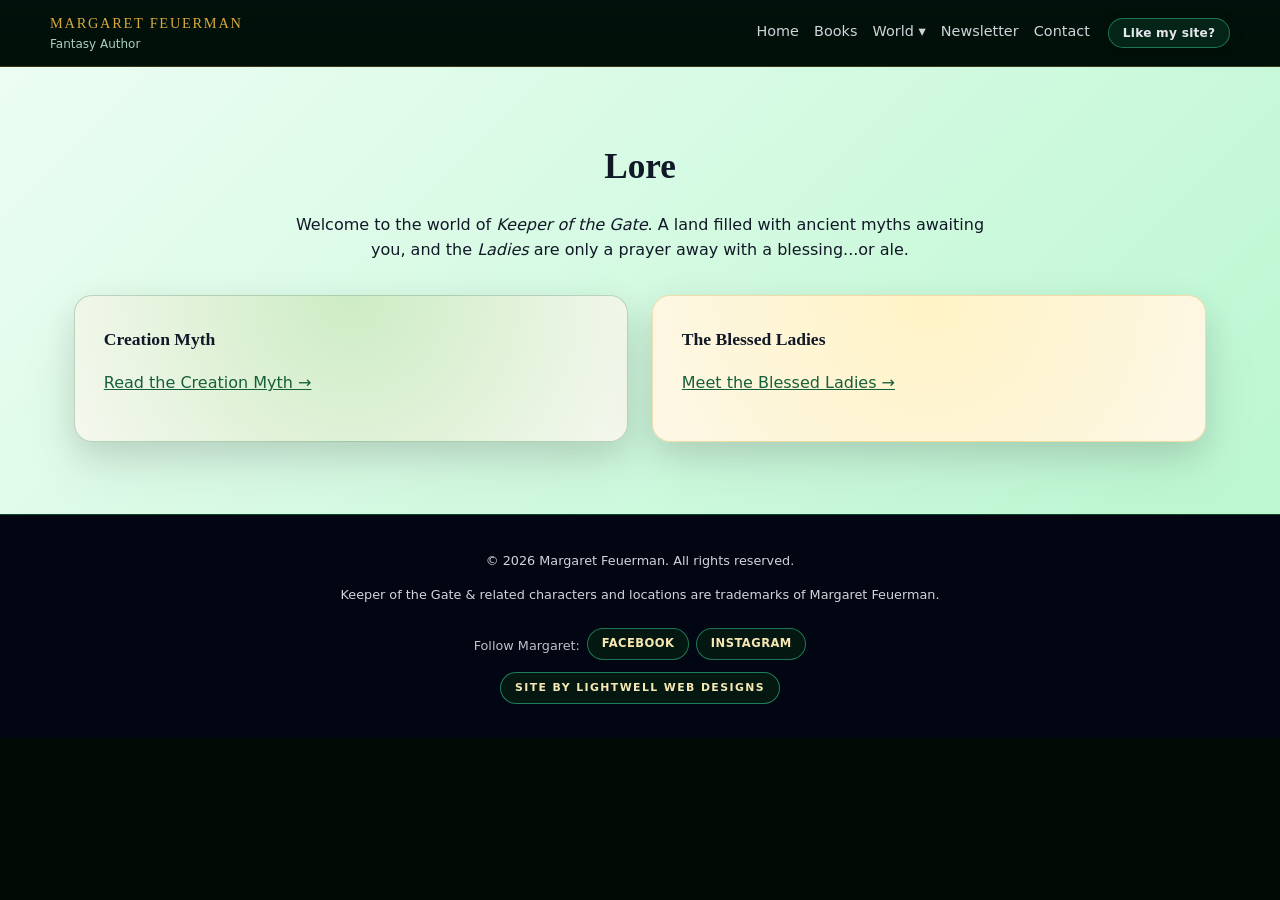
<file: worldbuilding.html>
<!DOCTYPE html>
<html lang="en">
<head>
  <meta charset="UTF-8" />
  <title>World | Margaret Feuerman</title>
  <meta name="viewport" content="width=device-width, initial-scale=1" />
  <meta name="description" content="Lore from the world of Keeper of the Gate by Margaret Feuerman." />
  <link rel="stylesheet" href="style.css" />
  <link rel="icon" type="image/png" href="images/favicon.png" />
</head>

<body>
  <div class="page">

    <!-- HEADER -->
    <header class="site-header">
      <div class="container header-inner">
        <div class="brand">
          <span class="brand-name">Margaret Feuerman</span>
          <span class="brand-tagline">Fantasy Author</span>
        </div>

        <nav class="main-nav">
          <a href="index.html">Home</a>
          <a href="books.html">Books</a>

          <div class="nav-dropdown">

    <span class="nav-link">World ▾</span>

    <div class="dropdown-menu">

    <a href="worldbuilding.html" class="dropdown-heading">
        Lore Hub
    </a>

    <a href="creation-myth.html" class="dropdown-sub">
        Creation Myth
    </a>

    <a href="theblessedladies.html" class="dropdown-sub">
        The Blessed Ladies
    </a>

</div>

</div>

          <a href="index.html#newsletter">Newsletter</a>
          <a href="index.html#contact">Contact</a>

          <a href="https://lightwellwebdesigns.com"
             class="btn nav-like"
             target="_blank"
             rel="noopener">
            Like my site?
          </a>
        </nav>
      </div>
    </header>

   <!-- LORE PAGE -->
<section class="section worldbuilding-hub">
  <div class="container">

    <h1 class="page-title lore-title">Lore</h1>

    <p class="section-intro">
      Welcome to the world of <em>Keeper of the Gate</em>. A land filled with ancient myths awaiting you, and the <em>Ladies</em> are only a prayer away with a blessing...or ale.
    </p>

    <div class="gems-grid">

      <!-- CREATION MYTH -->

      <article class="gem-card gem-earth">

        <h3>Creation Myth</h3>

        <p>
          
        </p>

        <p>
          <a href="creation-myth.html">
            Read the Creation Myth &rarr;
          </a>
        </p>

      </article>

      <!-- BLESSED LADIES -->

      <article class="gem-card gem-light">

        <h3>The Blessed Ladies</h3>

        <p>
          
        </p>

        <p>
          <a href="theblessedladies.html">
            Meet the Blessed Ladies &rarr;
          </a>
        </p>

      </article>

    </div>

  </div>
</section>

    <!-- FOOTER -->
    <footer class="site-footer">
      <div class="container footer-inner">
        <div class="footer-main">
          <p>&copy; <span id="year"></span> Margaret Feuerman. All rights reserved.</p>
          <p class="footer-small">
            Keeper of the Gate &amp; related characters and locations are trademarks of Margaret Feuerman.
          </p>
        </div>

        <div class="footer-social">
          <span>Follow Margaret:</span>

          <a href="https://www.facebook.com/margaret.feuerman"
             class="social-link"
             target="_blank"
             rel="noopener">
            Facebook
          </a>

          <a href="https://www.instagram.com/margaret_feuerman_author/"
             class="social-link"
             target="_blank"
             rel="noopener">
            Instagram
          </a>
        </div>

        <div class="footer-credits">
          <a href="https://lightwellwebdesigns.com"
             class="btn-footer-brand"
             target="_blank"
             rel="noopener">
            SITE BY LIGHTWELL WEB DESIGNS
          </a>
        </div>
      </div>
    </footer>

  </div>

  <script>
    document.getElementById('year').textContent = new Date().getFullYear();
  </script>
</body>
</html>
</file>
<file: style.css>
:root {
  --green-main: #0f8f50;
  --green-dark: #02170e;
  --green-deep: #051811;
  --green-soft: #165f3b;
  --green-muted: #dff3e7;

  --gold: #d9a93f;
  --gold-soft: #f7e7b2;

  --bg-deep: #020a06;
  --bg-light: #f6f3ea;

  --text-light: #f9fafb;
  --text-muted: #d1d5db;
  --text-dark: #111827;

  --radius-card: 18px;
  --shadow-soft: 0 18px 45px rgba(0, 0, 0, 0.4);
  --max-width: 1180px;
}

/* RESET */

*,
*::before,
*::after {
  box-sizing: border-box;
}

body {
  margin: 0;
  font-family: system-ui, -apple-system, BlinkMacSystemFont, "Segoe UI", sans-serif;
  background-color: var(--bg-deep);
  color: var(--text-light);
  line-height: 1.6;
}

img {
  max-width: 100%;
  display: block;
}

.page {
  min-height: 100vh;
}

/* LINKS */

a {
  color: var(--green-soft);
  text-decoration: underline;
}

a:visited {
  color: var(--green-soft);
}

.section-dark a,
.hero a,
.section-world-sonnenberg a,
.section-froth a,
.site-footer a {
  color: var(--gold-soft);
}

.section-dark a:visited,
.hero a:visited,
.section-world-sonnenberg a:visited,
.section-froth a:visited,
.site-footer a:visited {
  color: var(--gold-soft);
}

/* LAYOUT */

.container {
  width: 100%;
  max-width: var(--max-width);
  margin: 0 auto;
  padding: 0 1.5rem;
}

.section {
  padding: 4.5rem 0;
}

.section-light {
  background-color: var(--bg-light);
  color: var(--text-dark);
}

.section-dark {
  background: radial-gradient(circle at top, #064e3b, var(--bg-deep) 58%);
  color: var(--text-light);
}

.section-intro {
  max-width: 640px;
  margin: 0.75rem auto 2rem;
}

.section-center,
.center {
  text-align: center;
  margin-top: 1.5rem;
}

.two-column {
  display: grid;
  gap: 2.5rem;
  align-items: center;
}

.two-column.reverse {
  grid-template-columns: minmax(0, 1.1fr) minmax(0, 1fr);
}

.section-image img {
  border-radius: var(--radius-card);
  box-shadow: var(--shadow-soft);
}

/* HEADER / NAV */

.site-header {
  position: sticky;
  top: 0;
  z-index: 50;
  backdrop-filter: blur(18px);
  background: linear-gradient(
    to bottom,
    rgba(1, 18, 11, 0.96),
    rgba(1, 18, 11, 0.84)
  );
  border-bottom:1px solid rgba(217,169,63,.25);
}

.header-inner {
  display: flex;
  align-items: center;
  justify-content: space-between;
  padding: 0.75rem 0;
  gap: 1rem;
}

.brand {
  display: flex;
  flex-direction: column;
  flex-shrink: 0;
}

.brand-name {
  font-family: "Georgia", "Times New Roman", serif;
  letter-spacing: 0.12em;
  text-transform: uppercase;
  font-size: 0.9rem;
  color: var(--gold);
}

.brand-tagline {
  font-size: 0.75rem;
  color: rgba(209, 250, 229, 0.82);
}

.main-nav {
  display: flex;
  align-items: center;
  justify-content: flex-end;
  flex-wrap: wrap;
  gap: 0.95rem;
  font-size: 0.9rem;
}

.main-nav > a {
  color: var(--text-muted);
  text-decoration: none;
  position: relative;
  padding-bottom: 0.2rem;
}

.main-nav > a:visited {
  color: var(--text-muted);
}

.main-nav > a::after {
  content: "";
  position: absolute;
  left: 0;
  bottom: 0;
  width: 0;
  height: 2px;
  background: linear-gradient(90deg, var(--gold), #7cd9b8);
  transition: width 0.2s ease-out;
}

.main-nav > a:hover {
  color: var(--text-light);
}

.main-nav > a:hover::after {
  width: 100%;
}

/* NAV DROPDOWN */

.nav-dropdown {
  position: relative;
}

.nav-link {
  color: var(--text-muted);
  font-size: 0.9rem;
  padding-bottom: 0.2rem;
  cursor: pointer;
  display: inline-block;
  position: relative;
}

.nav-link::after {
  content: "";
  position: absolute;
  left: 0;
  bottom: 0;
  width: 0;
  height: 2px;
  background: linear-gradient(90deg, var(--gold), #7cd9b8);
  transition: width 0.2s ease-out;
}

.nav-dropdown:hover .nav-link {
  color: var(--text-light);
}

.nav-dropdown:hover .nav-link::after {
  width: 100%;
}

.dropdown-menu {
  display: none;
  position: absolute;
  top: 100%;
  left: 0;
  min-width: 210px;
  background: #02130c;
  border-radius: 12px;
  border: 1px solid rgba(52, 211, 153, 0.35);
  box-shadow: 0 18px 40px rgba(0, 0, 0, 0.6);
  padding: 0.4rem 0;
}

.dropdown-menu a {
  display: block;
  padding: 0.5rem 0.9rem;
  color: var(--text-muted);
  text-decoration: none;
  font-size: 0.85rem;
  white-space: nowrap;
}

.dropdown-menu a:visited {
  color: var(--text-muted);
}

.dropdown-menu a:hover {
  background: rgba(6, 78, 59, 0.95);
  color: var(--text-light);
}

.nav-dropdown:hover .dropdown-menu {
  display: block;
}

/* HERO */

.hero {
  position: relative;
  background-image: url("images/froth-bg.jpg");
  background-size: cover;
  background-position: center;
  color: var(--text-light);
  min-height: 80vh;
  display: flex;
  align-items: center;
}

.hero-overlay {
  position: absolute;
  inset: 0;
  background: radial-gradient(
    circle at top,
    rgba(34, 197, 94, 0.35),
    rgba(0, 0, 0, 0.9)
  );
}

.hero-inner {
  position: relative;
  display: grid;
  grid-template-columns: minmax(0, 1.3fr) minmax(0, 1fr);
  gap: 3rem;
  align-items: center;
  padding: 4.5rem 0;
}

.hero-kicker {
  font-size: 0.9rem;
  letter-spacing: 0.22em;
  text-transform: uppercase;
  color: var(--gold);
  margin-bottom: 0.5rem;
}

.hero h1 {
  font-family: "Georgia", "Times New Roman", serif;
  font-size: clamp(2.2rem, 3vw + 1rem, 3.1rem);
  line-height: 1.28;
  margin: 0 0 1rem;
}

.hero-sub {
  max-width: 540px;
  color: var(--text-muted);
  margin-bottom: 1.5rem;
}

.hero-buttons {
  display: flex;
  flex-wrap: wrap;
  gap: 0.75rem;
}

.hero-image img {
  border-radius: var(--radius-card);
  box-shadow: var(--shadow-soft);
}

/* BUTTONS */

.btn {
  display: inline-flex;
  align-items: center;
  justify-content: center;
  border-radius: 999px;
  padding: 0.8rem 1.7rem;
  font-size: 0.9rem;
  font-weight: 600;
  text-decoration: none;
  border: 1px solid transparent;
  cursor: pointer;
  line-height: 1.2;
  letter-spacing: 0.02em;
  white-space: nowrap;
  text-align: center;
  transition:
    transform .28s ease,
    background .28s ease,
    color .28s ease,
    box-shadow .28s ease;
    overflow: hidden;
}

.btn:hover{

    transform:translateY(-2px);

}

.btn-primary {
    background: linear-gradient(
        90deg,
        #1ea64b 0%,
        #48b84f 35%,
        #b9c53d 70%,
        #d9a93f 100%
    );

    color: #ffffff;
    border: none;
    border-radius: 999px;

    box-shadow:
        0 6px 16px rgba(15,143,80,.25),
        0 12px 28px rgba(217,169,63,.18);

    overflow: hidden;
}

.btn-primary:visited {
  color: #02130c;
}

.btn-primary:hover {
    transform: translateY(-2px);

    box-shadow:
        0 10px 24px rgba(15,143,80,.30),
        0 18px 40px rgba(217,169,63,.22);

    filter: brightness(1.03);
}

.btn-outline {
    border: 1px solid rgba(82, 212, 140, .65);
    background: rgba(2,23,14,.55);
    color: var(--gold-soft);

    box-shadow:
        0 6px 16px rgba(15,143,80,.12);
}

.btn-outline:visited {
  color: var(--text-light);
}

.btn-outline:hover {
    background: rgba(12,45,30,.85);

    box-shadow:
        0 10px 24px rgba(15,143,80,.20);

    transform: translateY(-2px);
}

.section-light .btn-outline {
  border-color: rgba(21, 128, 61, 0.55);
  color: var(--green-soft);
  background: rgba(255, 255, 255, 0.75);
}

.section-light .btn-outline:visited {
  color: var(--green-soft);
}

.btn-ghost {
  border-color: rgba(15, 23, 42, 0.2);
  background: rgba(255, 255, 255, 0.82);
  color: var(--green-dark);
}

.btn-ghost:visited {
  color: var(--green-dark);
}

.btn-ghost:hover {
  background: #ffffff;
}

.section-buttons {
  margin-top: 1.25rem;
  display: flex;
  flex-wrap: wrap;
  gap: 0.75rem;
}

/* TOP NAV LIGHTWELL PILL */

.main-nav > a.nav-like {
  display: inline-flex;
  align-items: center;
  justify-content: center;
  margin-left: 0.2rem;
  padding: 0.42rem 0.85rem;
  border-radius: 999px;
  border: 1px solid rgba(52, 211, 153, 0.48);
  background: rgba(5, 38, 26, 0.92);
  color: #e5e7eb;
  font-size: 0.76rem;
  font-weight: 600;
  text-decoration: none;
  line-height: 1.2;
  white-space: nowrap;
  flex-shrink: 0;
  box-shadow:
    0 6px 16px rgba(0,0,0,.18);
}

.main-nav > a.nav-like:visited {
  color: #e5e7eb;
}

.main-nav > a.nav-like:hover {
  background: rgba(15, 75, 50, 0.98);
  color: #ffffff;
  transform: translateY(-1px);
  box-shadow:
    0 10px 22px rgba(0,0,0,.25);
}

.main-nav > a.nav-like::after {
  display: none;
}

/* HEADINGS */

h1,
h2,
h3 {
  font-family: "Georgia", "Times New Roman", serif;
}

h2 {
  font-size: 1.8rem;
  margin: 0 0 0.5rem;
}

h3 {
  font-size: 1.1rem;
  margin-top: 0;
}

.page-title {
  font-size: 2.2rem;
  margin: 0 0 0.75rem;
  margin-bottom:1.4rem;
}

.eyebrow {
  text-transform: uppercase;
  letter-spacing: 0.15em;
  font-size: 0.7rem;
  color: var(--gold);
  margin-bottom: 0.75rem;
}

/* GEMS GRID */

.gems-grid {
  display: grid;
  grid-template-columns: repeat(auto-fit, minmax(210px, 1fr));
  gap: 1.5rem;
  margin-top: 2rem;
}

.gem-card {
  padding: 1.8rem;
  border-radius: var(--radius-card);
  box-shadow:
    0 12px 30px rgba(0,0,0,.10),
    0 25px 60px rgba(0,0,0,.08);

transition:
    transform .28s ease,
    box-shadow .28s ease;
  border: 1px solid rgba(15, 23, 42, 0.12);
  background: rgba(248, 250, 252, 0.96);
}

.gem-card:hover{

    transform:translateY(-8px);

    box-shadow:
        0 20px 45px rgba(0,0,0,.14),
        0 35px 70px rgba(0,0,0,.12);

}

.gem-card h3 a {
  color: var(--green-soft);
}

.gem-card h3 a:visited {
  color: var(--green-soft);
}

.gem-sub {
  font-size: 0.8rem;
  text-transform: uppercase;
  letter-spacing: 0.18em;
  margin-top: -0.25rem;
  margin-bottom: 0.75rem;
}

.gem-earth {
  background: radial-gradient(circle at top, #cdecc4, #f5f8ee);
  border-color: rgba(22, 101, 52, 0.25);
}

.gem-light {
  background: radial-gradient(circle at top, #fff3c5, #fdf7e6);
  border-color: rgba(202, 138, 4, 0.25);
}

.gem-air {
  background: radial-gradient(circle at top, #e5e7eb, #f9fafb);
  border-color: rgba(55, 65, 81, 0.22);
}

.gem-water {
  background: radial-gradient(circle at top, #d1f0ff, #f3fbff);
  border-color: rgba(37, 99, 235, 0.22);
}

.gem-dreams {
  background: radial-gradient(circle at top, #f4ecff, #fffaf0);
  border-color: rgba(107, 70, 193, 0.16);
}

/* LORE CARD FEATURE */

.lore-card-feature {
  max-width: 420px;
  margin: 0 auto;
  text-align: center;
}

/* THEME PAGES */

.theme-house,
.theme-lady-earth,
.theme-lady-light,
.theme-lady-air,
.theme-lady-water,
.theme-lady-dreams {
  color: var(--text-dark);
}

.theme-house {
  background: linear-gradient(135deg, #ecfdf3, #fef9e7);
}

.theme-lady-earth {
  background: linear-gradient(135deg, #ecfdf3, #e5f4e0);
}

.theme-lady-light {
  background: linear-gradient(135deg, #fff7d6, #fef9e7);
}

.theme-lady-air {
  background: linear-gradient(135deg, #f5f5f4, #e5e7eb);
}

.theme-lady-water {
  background: linear-gradient(135deg, #e0f7ff, #e0fbf4);
}

.theme-lady-dreams {
  background: linear-gradient(135deg, #fff7ed, #ecfdf3);
}

/* WORLD / LORE SECTIONS */

.section-world-sonnenberg {
  position: relative;
  background-image: url("images/worldbuilding-bg.png");
  background-size: cover;
  background-position: center;
  color: var(--text-light);
}

.section-world-sonnenberg::before {
  content: "";
  position: absolute;
  inset: 0;
  background: radial-gradient(
    circle at top,
    rgba(4, 47, 24, 0.9),
    rgba(0, 0, 0, 0.9)
  );
}

.section-world-sonnenberg > .container {
  position: relative;
}

.section-world-sonnenberg .gems-grid {
  margin-top: 2.5rem;
}

.section-world-sonnenberg .gem-card {
  background: rgba(6, 35, 24, 0.96);
  border: 1px solid rgba(209, 250, 229, 0.58);
  color: var(--text-light);
  box-shadow: 0 16px 40px rgba(0, 0, 0, 0.7);
}

.section-world-sonnenberg .gem-card h3,
.section-world-sonnenberg .gem-card h3 a {
  color: var(--text-light);
}

.section-world-sonnenberg .gem-card p {
  color: rgba(229, 231, 235, 0.96);
}

.section-world-sonnenberg .gem-card .gem-sub {
  color: rgba(243, 244, 246, 0.9);
}

.section-world-sonnenberg .gem-earth {
  border-top: 3px solid #6ee7b7;
}

.section-world-sonnenberg .gem-light {
  border-top: 3px solid #fde68a;
}

.section-world-sonnenberg .gem-air {
  border-top: 3px solid #d1d5db;
}

.section-world-sonnenberg .gem-water {
  border-top: 3px solid #7dd3fc;
}

.section-world-sonnenberg .gem-dreams {
  border-top: 3px solid #c4b5fd;
}

.worldbuilding-hub {
  background: linear-gradient(135deg, #ecfdf3, #bbf7d0);
  color: var(--text-dark);
}

.worldbuilding-hub .page-title {
    text-align: center;
    margin-bottom: 1rem;
}

.worldbuilding-hub .section-intro {
    max-width: 720px;
    margin: 0 auto 2rem;
    text-align: center;
}
/* BLESSED LADIES HORIZONTAL LAYOUT */

.ladies-list {
  display: flex;
  flex-direction: column;
  gap: 1.4rem;
  margin-top: 2rem;
}

.lady-row {
  display: grid;
  grid-template-columns: 150px minmax(0, 1fr);
  gap: 1.5rem;
  align-items: center;
  padding: 1.5rem;
  border-radius: var(--radius-card);
  border: 1px solid rgba(20, 83, 45, 0.22);
  box-shadow: 0 10px 26px rgba(15, 23, 42, 0.15);
}

/* SQUARE SYMBOL TILES */

.lady-symbol-wrap {
  width: 140px;
  height: 140px;
  border-radius: 18px;
  padding: 0.85rem;
  display: flex;
  align-items: center;
  justify-content: center;
  overflow: hidden;
  flex-shrink: 0;
  background: rgba(255, 255, 255, 0.58);
  border: 1px solid rgba(20, 83, 45, 0.25);
  box-shadow:
    inset 0 0 20px rgba(0, 0, 0, 0.06),
    0 8px 18px rgba(15, 23, 42, 0.12);
}

.lady-symbol {
  width: 100%;
  height: 100%;
  object-fit: contain;
  object-position: center;
  display: block;
}

.lady-text h2 {
  margin-bottom: 0.25rem;
  color: #14532d;
}

.lady-text p {
  color: #1f2937;
}

/* JEWEL-BASED LADY SECTIONS */

/* Holy Istana - Yellow Topaz */
.lady-light {
  background: linear-gradient(135deg, #fff8d6, #f4cf68);
  border-color: rgba(180, 120, 20, 0.35);
}

.lady-light .lady-symbol-wrap {
  background: rgba(255, 247, 214, 0.9);
  border-color: rgba(217, 169, 63, 0.65);
}

/* Shenesufa - Gray Tourmaline */
.lady-air {
  background: linear-gradient(135deg, #f3f4f6, #b7bec8);
  border-color: rgba(75, 85, 99, 0.3);
}

.lady-air .lady-symbol-wrap {
  background: rgba(243, 244, 246, 0.9);
  border-color: rgba(107, 114, 128, 0.55);
}

/* Mediana - Peridot */
.lady-earth {
  background: linear-gradient(135deg, #d9f99d, #86efac);
  border-color: rgba(77, 124, 15, 0.35);
}

.lady-earth .lady-symbol-wrap {
  background: rgba(236, 252, 203, 0.9);
  border-color: rgba(132, 204, 22, 0.6);
}

/* Eidolothema - Aquamarine */
.lady-water {
  background: linear-gradient(135deg, #cffafe, #67e8f9);
  border-color: rgba(8, 145, 178, 0.35);
}

.lady-water .lady-symbol-wrap {
  background: rgba(224, 242, 254, 0.92);
  border-color: rgba(34, 211, 238, 0.65);
}

/* Lady of Dreams - Amethyst */
.lady-dreams {
  background: linear-gradient(135deg, #ede9fe, #c4b5fd);
  border-color: rgba(109, 40, 217, 0.3);
}

.lady-dreams .lady-symbol-wrap {
  background: rgba(245, 243, 255, 0.92);
  border-color: rgba(139, 92, 246, 0.6);
}

/* Demetrice - Black / Raven */
.lady-souls {
  background: linear-gradient(135deg, #020617, #111827);
  border-color: rgba(217, 169, 63, 0.45);
  color: var(--text-light);
}

.lady-souls .lady-symbol-wrap {
  background: rgba(255, 255, 255, 0.08);
  border-color: rgba(217, 169, 63, 0.55);
}

.lady-souls .lady-text h2 {
  color: var(--gold-soft);
}

.lady-souls .lady-text p {
  color: #e5e7eb;
}

.lady-souls .gem-sub {
  color: var(--gold);
}

/* GENERAL TEXT READABILITY ON LADY CARDS */

.lady-row .gem-sub {
  color: #374151;
}

.lady-souls .gem-sub {
  color: var(--gold);
}

/* ===========================
   THE SHATTERING ORBS BOOK FEATURE
   =========================== */

.section-shattering-orbs {
  background:
    radial-gradient(circle at 12% 8%, rgba(217, 169, 63, 0.22), transparent 34%),
    linear-gradient(135deg, #fef3c7, #dcfce7);
  color: var(--text-dark);
}

.shattering-heading {
  text-align: center;
  margin-bottom: 2.5rem;
}

.shattering-heading .eyebrow,
.arc-promo-copy .eyebrow {
  color: #7c5b16;
}

.shattering-heading h2 {
  color: #14532d;
  max-width: 820px;
  margin: 0 auto 0.5rem;
}

.shattering-heading .section-intro {
  color: #374151;
  margin-bottom: 0;
}

.shattering-feature {
  display: grid;
  grid-template-columns: minmax(280px, 0.9fr) minmax(0, 1.1fr);
  gap: 3rem;
  align-items: start;
  max-width: 1040px;
  margin: 0 auto;
}

.shattering-artwork {
  display: flex;
  justify-content: center;
  align-items: flex-start;
  align-self: start;
  max-width: 520px;
  margin: 4.7rem auto 0;
}

.shattering-cover {
  width: 100%;
  max-width: 460px;
  margin: 0 auto;
}

.shattering-cover img {
  display: block;
  width: 100%;
  max-height: 680px;
  object-fit: contain;
  border-radius: var(--radius-card);
  box-shadow: 0 20px 48px rgba(0, 0, 0, 0.25);
}

.shattering-copy h3,
.arc-promo-copy h3 {
  color: #14532d;
  font-size: 1.45rem;
  margin-bottom: 0.75rem;
}

.shattering-copy p,
.arc-promo-copy p:not(.eyebrow) {
  color: #374151;
}

.arc-deadline {
  margin-top: 1rem;
  font-size: 0.92rem;
  color: #7c2d12 !important;
}

.arc-promo {
  display: grid;
  grid-template-columns: minmax(220px, 0.9fr) minmax(0, 1.1fr);
  gap: 2rem;
  align-items: center;
  max-width: 980px;
  margin: 4rem auto 0;
  padding: 2rem;
  border: 1px solid rgba(20, 83, 45, 0.2);
  border-radius: var(--radius-card);
  background: rgba(255, 255, 255, 0.68);
  box-shadow: 0 14px 35px rgba(15, 23, 42, 0.12);
}

.arc-promo-image img {
  width: 100%;
  max-height: 340px;
  object-fit: contain;
  border-radius: 12px;
}

.arc-promo-copy p:not(.eyebrow) {
  margin-bottom: 1.25rem;
}

.section-shattering-orbs .btn-outline {
  border-color: rgba(21, 128, 61, 0.55);
  color: #14532d;
  background: rgba(255, 255, 255, 0.75);
}

.section-shattering-orbs .btn-outline:visited {
  color: #14532d;
}

@media (max-width: 700px) {
  .shattering-feature,
  .arc-promo {
    grid-template-columns: minmax(0, 1fr);
    gap: 1.5rem;
  }

  .shattering-artwork {
    max-width: 380px;
    margin: 0 auto;
  }

  .shattering-cover {
    max-width: 360px;
  }

  .shattering-cover img {
    max-height: 560px;
  }
.arc-promo {
    padding: 1.25rem;
    margin-top: 3rem;
  }

  .arc-promo-image img {
    max-height: 280px;
  }
}

/* DND SECTION - kept so old pages do not break */

.section-froth {
  position: relative;
  background-image: url("images/froth-bg.jpg");
  background-size: cover;
  background-position: center;
  color: var(--text-light);
}

.section-froth .section-overlay {
  position: absolute;
  inset: 0;
  background: linear-gradient(
    135deg,
    rgba(4, 29, 18, 0.96),
    rgba(22, 101, 52, 0.8)
  );
}

.dnd-inner {
  position: relative;
}

.dnd-list {
  list-style: none;
  padding-left: 0;
  margin: 1.2rem 0 1.5rem;
}

.dnd-list li {
  margin-bottom: 0.5rem;
}

.dnd-grid {
  display: grid;
  grid-template-columns: repeat(auto-fit, minmax(230px, 1fr));
  gap: 1.5rem;
  margin-bottom: 1.5rem;
}

.dnd-card {
  background: rgba(6, 35, 24, 0.92);
  border-radius: var(--radius-card);
  border: 1px solid rgba(167, 243, 208, 0.4);
  padding: 1.2rem 1.3rem;
  box-shadow: 0 10px 28px rgba(0, 0, 0, 0.45);
}

/* AUTHOR PHOTO */

.author-photo img {
  border-radius: 999px;
  object-fit: cover;
}

/* NEWSLETTER */

.section-tablecloth {
  position: relative;
  background-image: url("images/tablecloth-banner.jpg");
  background-size: cover;
  background-position: center;
  color: var(--text-light);
}

.section-tablecloth .section-overlay {
  position: absolute;
  inset: 0;
  background: linear-gradient(
    135deg,
    rgba(6, 35, 24, 0.9),
    rgba(22, 101, 52, 0.8)
  );
}

.newsletter-inner {
  position: relative;
}

.newsletter-form {
  margin-top: 1.5rem;
  max-width: 420px;
}

/* FORMS */

.form-row {
  display: flex;
  flex-direction: column;
  margin-bottom: 0.9rem;
}

label {
  font-size: 0.8rem;
  margin-bottom: 0.2rem;
}

input,
textarea {
  padding: 0.55rem 0.7rem;
  border-radius: 8px;
  border: 1px solid rgba(15, 23, 42, 0.3);
  font-size: 0.9rem;
  font-family: inherit;
}

.section-tablecloth input,
.section-tablecloth textarea {
  border-color: rgba(209, 250, 229, 0.8);
  background: rgba(6, 35, 24, 0.9);
  color: var(--text-light);
}

.section-tablecloth input::placeholder {
  color: rgba(209, 250, 229, 0.85);
}

.tiny-text {
  font-size: 0.75rem;
  opacity: 0.85;
  margin-top: 0.4rem;
}

.contact-form {
  max-width: 520px;
  margin-top: 1.5rem;
}

/* BLOG */

.blog-grid {
  display: grid;
  grid-template-columns: repeat(auto-fit, minmax(230px, 1fr));
  gap: 1.5rem;
  margin: 2rem 0 0.5rem;
}

.blog-card {
  padding: 1.3rem 1.4rem;
  border-radius: var(--radius-card);
  background: rgba(6, 35, 24, 0.96);
  border: 1px solid rgba(167, 243, 208, 0.35);
}

.blog-post {
  background: #ffffff;
  color: var(--text-dark);
  border-radius: var(--radius-card);
  padding: 1.5rem 1.6rem;
  border: 1px solid rgba(15, 23, 42, 0.15);
  box-shadow: 0 12px 30px rgba(15, 23, 42, 0.15);
  margin-bottom: 1.8rem;
}

.blog-post h2 {
  margin-top: 0;
}

.blog-meta {
  font-size: 0.8rem;
  color: #6b7280;
  margin-bottom: 0.7rem;
}

.blog-widget {
  margin-top: 2.5rem;
}

.blog-widget-frame {
  width: 100%;
  min-height: 600px;
  border: 1px solid rgba(15, 23, 42, 0.15);
  border-radius: 16px;
}

/* FOOTER */

.site-footer {
  border-top: 1px solid rgba(22, 163, 74, 0.4);
  padding: 1.5rem 0 2rem;
  background: #020612;
  font-size: 0.8rem;
}

.footer-inner {
  text-align: center;
  color: var(--text-muted);
  display: flex;
  flex-direction: column;
  gap: 0.75rem;
  align-items: center;
}

.footer-main {
  max-width: 640px;
}

.footer-small {
  margin-top: 0.4rem;
}

/* FOOTER SOCIAL PILL BUTTONS */

.footer-social {
  display: flex;
  flex-wrap: wrap;
  gap: 0.45rem;
  align-items: center;
  justify-content: center;
  font-size: 0.8rem;
}

.footer-social span {
  opacity: 0.9;
}

.social-link,
.social-link:visited {
  display: inline-flex;
  align-items: center;
  justify-content: center;
  min-height: 32px;
  padding: 0.32rem 0.85rem;
  border-radius: 999px;
  border: 1px solid rgba(52, 211, 153, 0.5);
  background: rgba(5, 24, 17, 0.96);
  color: #e5e7eb;
  font-size: 0.72rem;
  font-weight: 600;
  letter-spacing: 0.04em;
  text-transform: uppercase;
  text-decoration: none;
  line-height: 1.2;
  white-space: nowrap;
  text-align: center;
  transform: translateY(-2px);
  transition:
    background 0.12s ease-out,
    color 0.12s ease-out,
    transform 0.12s ease-out,
    box-shadow 0.12s ease-out;
}

.social-link:hover {
  background: rgba(16, 56, 40, 1);
  color: #f9fafb;
  transform: translateY(-1px);
  box-shadow: 0 6px 16px rgba(0, 0, 0, 0.45);
}

/* LIGHTWELL FOOTER BADGE */

.footer-credits {
  display: flex;
  flex-wrap: wrap;
  justify-content: center;
  gap: 0.5rem;
  max-width: 100%;
}

.btn-footer-brand,
.btn-footer-brand:visited {
  display: inline-flex;
  align-items: center;
  justify-content: center;
  max-width: 100%;
  min-height: 32px;
  padding: 0.38rem 0.9rem;
  border-radius: 999px;
  border: 1px solid rgba(52, 211, 153, 0.55);
  background: rgba(5, 24, 17, 0.96);
  color: rgba(209, 250, 229, 0.95);
  font-size: 0.68rem;
  font-weight: 600;
  letter-spacing: 0.13em;
  text-transform: uppercase;
  text-decoration: none;
  line-height: 1.2;
  white-space: nowrap;
  text-align: center;
  transform: translateY(-2px);
  transition:
    background 0.12s ease-out,
    color 0.12s ease-out,
    transform 0.12s ease-out;
}

.btn-footer-brand:hover {
  background: rgba(22, 101, 52, 0.95);
  color: var(--text-light);
  transform: translateY(-1px);
}

/* RESPONSIVE */

@media (max-width: 880px) {
  .header-inner {
    flex-direction: column;
    align-items: flex-start;
    gap: 0.5rem;
  }

  .main-nav {
    justify-content: flex-start;
    gap: 0.55rem 0.75rem;
  }

  .main-nav > a,
  .nav-link {
    font-size: 0.82rem;
  }

  .main-nav > a.nav-like {
    font-size: 0.72rem;
    padding: 0.38rem 0.75rem;
  }

  .hero-inner {
    grid-template-columns: minmax(0, 1fr);
  }

  .hero {
    min-height: auto;
  }

  .hero-image {
    order: -1;
  }

  .two-column,
  .two-column.reverse {
    grid-template-columns: minmax(0, 1fr);
  }

  .author-photo img {
    margin: 0 auto;
    max-width: 260px;
  }
}

@media (max-width: 700px) {
  .lady-row {
    grid-template-columns: 1fr;
    text-align: center;
  }

  .lady-symbol-wrap {
    margin: 0 auto;
  }

  .lady-text h2 {
    font-size: 1.45rem;
  }
}

@media (max-width: 520px) {
  .container {
    padding: 0 1rem;
  }

  .section {
    padding: 3.5rem 0;
  }

  .btn,
  .social-link,
  .btn-footer-brand {
    white-space: normal;
  }

  .footer-social {
    flex-direction: column;
  }

  .btn-footer-brand {
    letter-spacing: 0.1em;
  }
}


.lore-links{
    list-style:none;
    margin:1rem 0 0;
    padding:0;
}

.lore-links li{
    margin:.45rem 0;
}

.lore-links a{
    font-weight:600;
    text-decoration:none;
}

.lore-links a:hover{
    text-decoration:underline;
}


/*==============================
BLESSED LADIES CONTENTS
==============================*/

.lady-contents{

    max-width:700px;

    margin:2rem auto 3rem;

    padding:2rem;

    background:#ffffff;

    border-radius:18px;

    box-shadow:0 15px 35px rgba(0,0,0,.10);

    text-align:center;

}

.lady-contents h2{

    margin-top:0;

}

.lady-contents ul{

    list-style:none;

    padding:0;

    margin:1.5rem 0 0;

}

.lady-contents li{

    margin:.8rem 0;

}

.lady-contents a{

    text-decoration:none;

    font-weight:600;

}

.back-top{

    margin-top:1.5rem;

    font-size:.9rem;

}

.back-top a{

    text-decoration:none;

    font-weight:600;

}


/*==============================
CREATION MYTH
==============================*/

.creation-myth-text{
    font-style: italic;
    line-height: 1.9;
    font-size: 1.05rem;
    color: #2f3b2f;
}


/* World dropdown */

.dropdown-heading{
    font-weight:700;
    color:#d7b15a;
    border-bottom:1px solid rgba(255,255,255,.15);
    margin-bottom:.35rem;
    padding-bottom:.45rem;
}

.dropdown-sub{
    padding-left:1.2rem;
    font-size:.95rem;
}

.lore-heading{
    margin-top:1.5rem;
    margin-bottom:.6rem;
    font-size:.85rem;
    font-weight:700;
    letter-spacing:.08em;
    text-transform:uppercase;
    color:var(--green-soft);
}

.lore-start{
    margin-bottom:1.2rem;
}

.lore-start a{
    font-weight:700;
    text-decoration:none;
    color:var(--green-soft);
}

.lore-start a:hover{
    color:var(--gold);
}

.lore-title {
    text-align: center;
    margin-bottom: 1rem;
}

/* ===========================
   BLESSED LADIES ACCORDION
   =========================== */

.lady-panel{
    margin:1rem 0;
    border-radius:18px;
    overflow:hidden;
    box-shadow:0 10px 24px rgba(0,0,0,.12);
}

.lady-panel summary{
    cursor:pointer;
    list-style:none;
    padding:1.2rem 1.5rem;
    font-size:1.2rem;
    font-weight:700;
    display:flex;
    justify-content:space-between;
    align-items:center;
}

.lady-panel summary::-webkit-details-marker{
    display:none;
}

.lady-panel summary::after{
    content:"+";
    font-size:1.6rem;
    transition:.25s;
}

.lady-panel[open] summary::after{
    content:"–";
}

.lady-panel .lady-row{
    margin:0;
    border:none;
    border-radius:0;
    box-shadow:none;
}

.lady-light summary{
    background:#f7d96b;
}

.lady-air summary{
    background:#d5d8df;
}

.lady-earth summary{
    background:#a7d96b;
}

.lady-water summary{
    background:#7fd9ee;
}

.lady-dreams summary{
    background:#cab3ff;
}

.lady-souls summary{
    background:#18212d;
    color:white;
}
</file>
